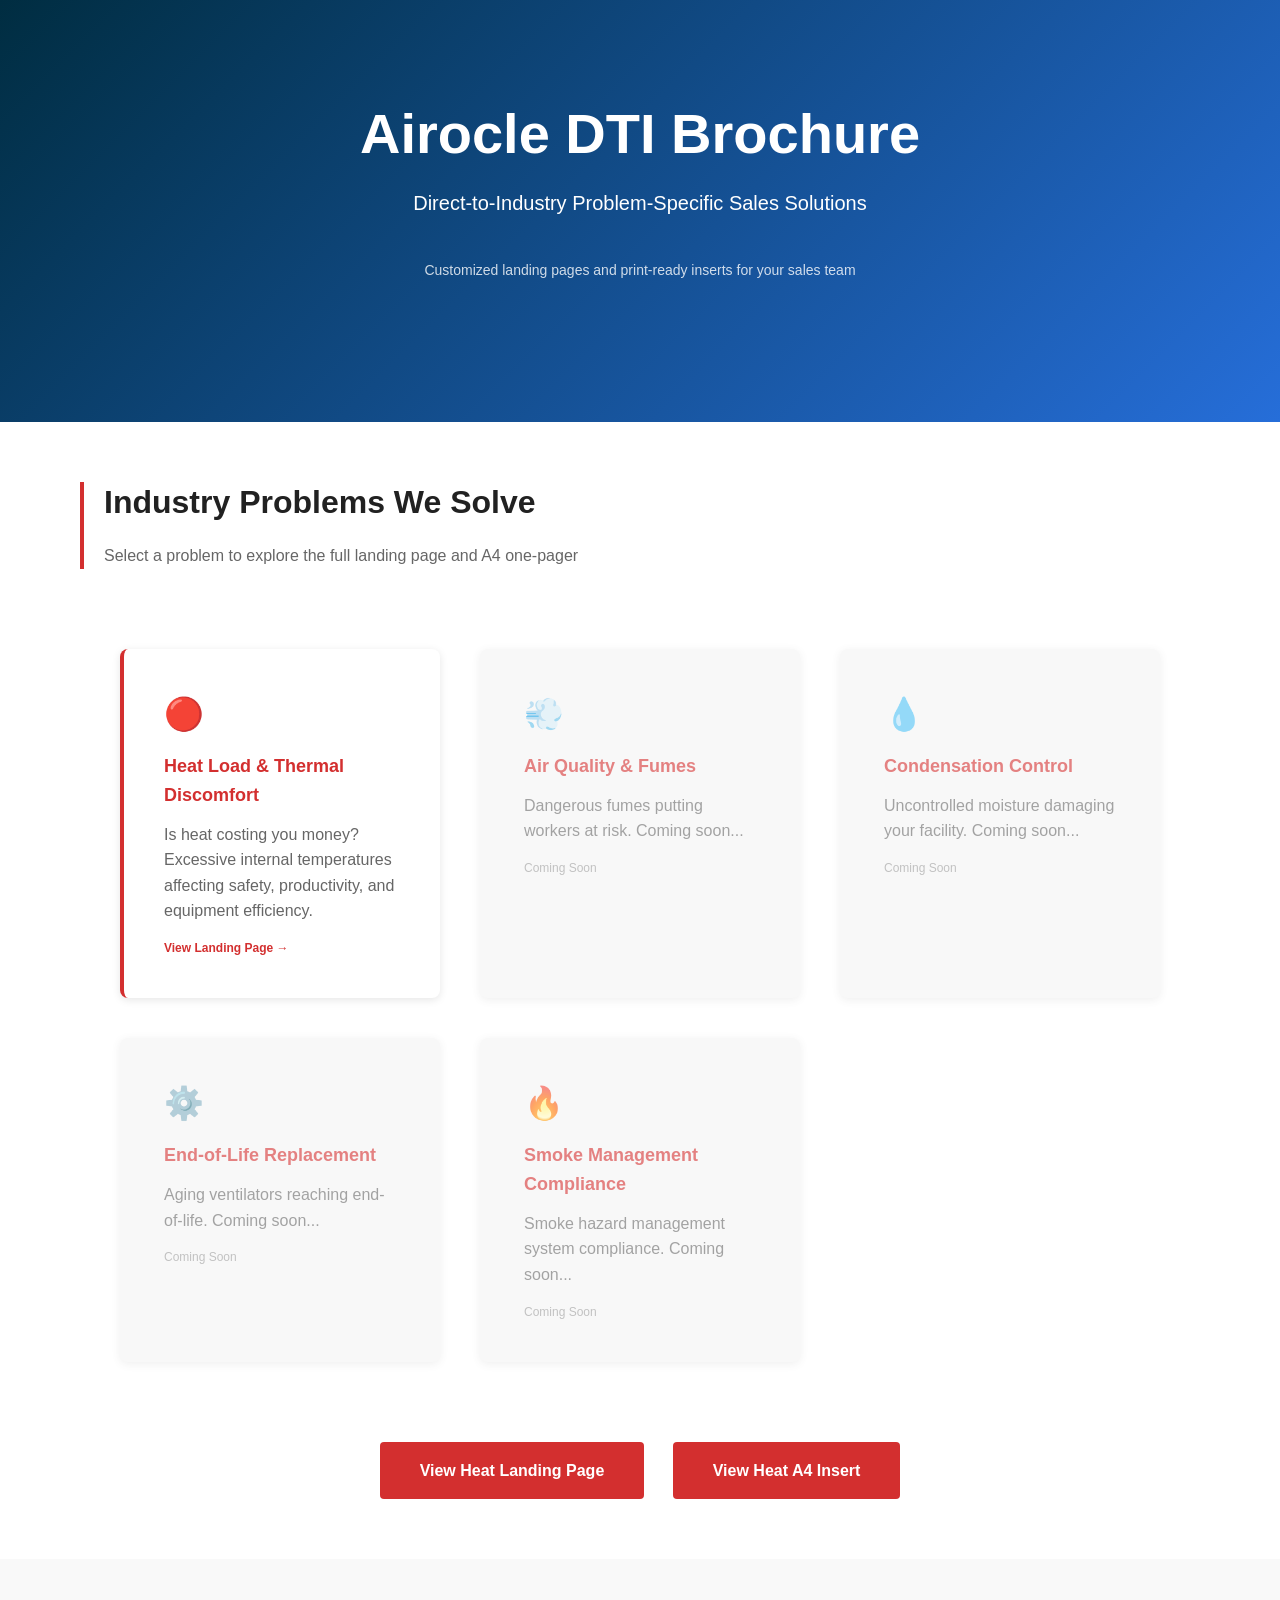
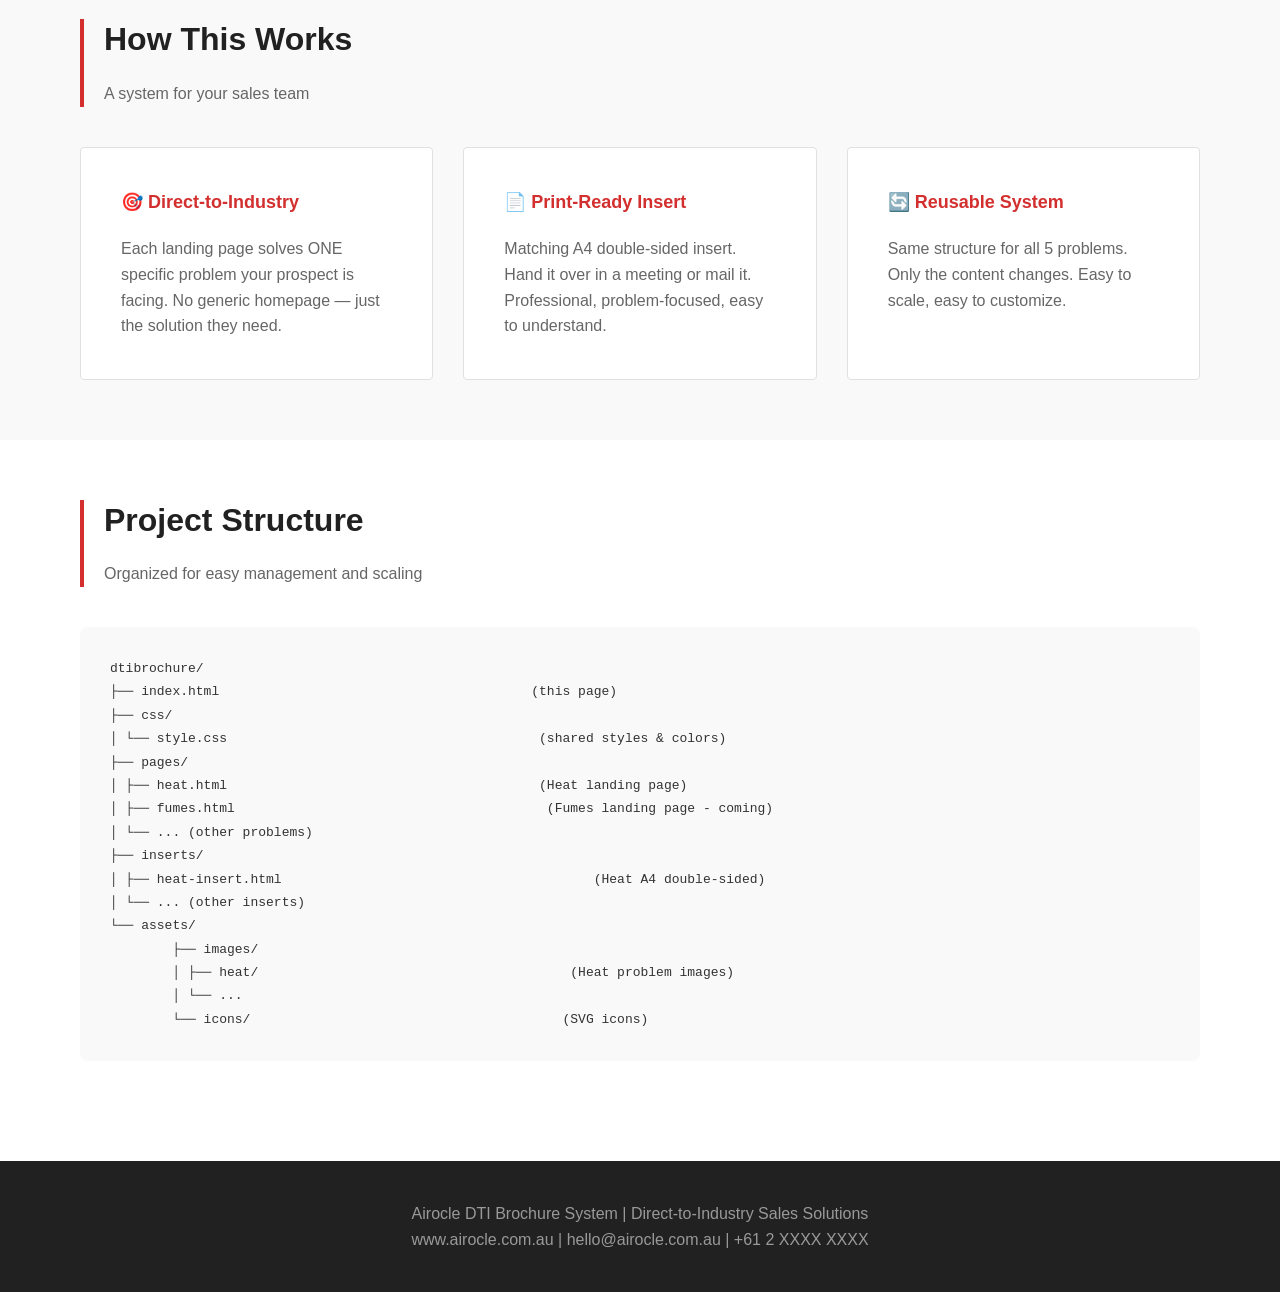
<file: index.html>
<!DOCTYPE html>
<html lang="en">
<head>
    <meta charset="UTF-8">
    <meta name="viewport" content="width=device-width, initial-scale=1.0">
    <title>Airocle DTI Brochure | Direct-to-Industry Solutions</title>
    <link rel="stylesheet" href="css/style.css">
    <style>
        .hero-home {
            background: linear-gradient(135deg, var(--color-navy) 0%, var(--color-sky-blue) 100%);
            color: white;
            padding: 100px var(--spacing-2xl);
            text-align: center;
        }

        .hero-home h1 {
            font-size: 56px;
            color: white;
            margin-bottom: var(--spacing-lg);
        }

        .hero-home p {
            font-size: 20px;
            margin-bottom: var(--spacing-2xl);
            max-width: 700px;
            margin-left: auto;
            margin-right: auto;
        }

        .problems-nav {
            display: grid;
            grid-template-columns: repeat(auto-fit, minmax(250px, 1fr));
            gap: var(--spacing-2xl);
            padding: var(--spacing-2xl);
        }

        .problem-link {
            background: white;
            padding: var(--spacing-2xl);
            border-radius: 8px;
            text-decoration: none;
            color: inherit;
            border-left: 4px solid transparent;
            transition: all 0.3s ease;
            box-shadow: 0 2px 8px rgba(0,0,0,0.1);
        }

        .problem-link:hover {
            transform: translateY(-5px);
            box-shadow: 0 8px 16px rgba(0,0,0,0.15);
        }

        .problem-link.heat {
            border-left-color: var(--color-heat);
        }

        .problem-link h3 {
            color: var(--color-heat);
            margin-bottom: var(--spacing-md);
        }

        .problem-link-icon {
            font-size: 32px;
            margin-bottom: var(--spacing-md);
        }

        .cta-group {
            margin-top: var(--spacing-2xl);
            text-align: center;
        }

        .cta-group a {
            display: inline-block;
            margin: 0 var(--spacing-md);
        }
    </style>
</head>
<body>

    <!-- ===== HERO ===== -->
    <section class="hero-home">
        <h1>Airocle DTI Brochure</h1>
        <p>Direct-to-Industry Problem-Specific Sales Solutions</p>
        <p style="font-size: 14px; opacity: 0.8;">Customized landing pages and print-ready inserts for your sales team</p>
    </section>

    <!-- ===== PROBLEMS NAVIGATION ===== -->
    <section class="light">
        <div class="container">
            <div class="section-header">
                <h2>Industry Problems We Solve</h2>
                <p>Select a problem to explore the full landing page and A4 one-pager</p>
            </div>

            <div class="problems-nav">
                <a href="pages/heat.html" class="problem-link heat">
                    <div class="problem-link-icon">🔴</div>
                    <h3>Heat Load & Thermal Discomfort</h3>
                    <p>Is heat costing you money? Excessive internal temperatures affecting safety, productivity, and equipment efficiency.</p>
                    <div style="margin-top: 15px; font-size: 12px; color: var(--color-heat); font-weight: bold;">View Landing Page →</div>
                </a>

                <div class="problem-link" style="opacity: 0.6; background: #f5f5f5;">
                    <div class="problem-link-icon">💨</div>
                    <h3>Air Quality & Fumes</h3>
                    <p>Dangerous fumes putting workers at risk. Coming soon...</p>
                    <div style="margin-top: 15px; font-size: 12px; color: #999;">Coming Soon</div>
                </div>

                <div class="problem-link" style="opacity: 0.6; background: #f5f5f5;">
                    <div class="problem-link-icon">💧</div>
                    <h3>Condensation Control</h3>
                    <p>Uncontrolled moisture damaging your facility. Coming soon...</p>
                    <div style="margin-top: 15px; font-size: 12px; color: #999;">Coming Soon</div>
                </div>

                <div class="problem-link" style="opacity: 0.6; background: #f5f5f5;">
                    <div class="problem-link-icon">⚙️</div>
                    <h3>End-of-Life Replacement</h3>
                    <p>Aging ventilators reaching end-of-life. Coming soon...</p>
                    <div style="margin-top: 15px; font-size: 12px; color: #999;">Coming Soon</div>
                </div>

                <div class="problem-link" style="opacity: 0.6; background: #f5f5f5;">
                    <div class="problem-link-icon">🔥</div>
                    <h3>Smoke Management Compliance</h3>
                    <p>Smoke hazard management system compliance. Coming soon...</p>
                    <div style="margin-top: 15px; font-size: 12px; color: #999;">Coming Soon</div>
                </div>
            </div>

            <div class="cta-group">
                <a href="pages/heat.html" class="btn btn-dark">View Heat Landing Page</a>
                <a href="inserts/heat-insert.html" class="btn btn-primary" style="background: var(--color-heat); color: white;">View Heat A4 Insert</a>
            </div>
        </div>
    </section>

    <!-- ===== ABOUT SECTION ===== -->
    <section class="grey">
        <div class="container">
            <div class="section-header">
                <h2>How This Works</h2>
                <p>A system for your sales team</p>
            </div>

            <div class="grid-3">
                <div class="card">
                    <h3>🎯 Direct-to-Industry</h3>
                    <p>Each landing page solves ONE specific problem your prospect is facing. No generic homepage — just the solution they need.</p>
                </div>

                <div class="card">
                    <h3>📄 Print-Ready Insert</h3>
                    <p>Matching A4 double-sided insert. Hand it over in a meeting or mail it. Professional, problem-focused, easy to understand.</p>
                </div>

                <div class="card">
                    <h3>🔄 Reusable System</h3>
                    <p>Same structure for all 5 problems. Only the content changes. Easy to scale, easy to customize.</p>
                </div>
            </div>
        </div>
    </section>

    <!-- ===== PROJECT STRUCTURE ===== -->
    <section class="light">
        <div class="container">
            <div class="section-header">
                <h2>Project Structure</h2>
                <p>Organized for easy management and scaling</p>
            </div>

            <div style="background: #f9f9f9; padding: 30px; border-radius: 8px; font-family: monospace; font-size: 13px; line-height: 1.8; color: #333;">
                dtibrochure/<br>
                ├── index.html &nbsp;&nbsp;&nbsp;&nbsp;&nbsp;&nbsp;&nbsp;&nbsp;&nbsp;&nbsp;&nbsp;&nbsp;&nbsp;&nbsp;&nbsp;&nbsp;&nbsp;&nbsp;&nbsp;&nbsp;&nbsp;&nbsp;&nbsp;&nbsp;&nbsp;&nbsp;&nbsp;&nbsp;&nbsp;&nbsp;&nbsp;&nbsp;&nbsp;&nbsp;&nbsp;&nbsp;&nbsp;&nbsp; (this page)<br>
                ├── css/<br>
                │   └── style.css &nbsp;&nbsp;&nbsp;&nbsp;&nbsp;&nbsp;&nbsp;&nbsp;&nbsp;&nbsp;&nbsp;&nbsp;&nbsp;&nbsp;&nbsp;&nbsp;&nbsp;&nbsp;&nbsp;&nbsp;&nbsp;&nbsp;&nbsp;&nbsp;&nbsp;&nbsp;&nbsp;&nbsp;&nbsp;&nbsp;&nbsp;&nbsp;&nbsp;&nbsp;&nbsp;&nbsp;&nbsp;&nbsp; (shared styles & colors)<br>
                ├── pages/<br>
                │   ├── heat.html &nbsp;&nbsp;&nbsp;&nbsp;&nbsp;&nbsp;&nbsp;&nbsp;&nbsp;&nbsp;&nbsp;&nbsp;&nbsp;&nbsp;&nbsp;&nbsp;&nbsp;&nbsp;&nbsp;&nbsp;&nbsp;&nbsp;&nbsp;&nbsp;&nbsp;&nbsp;&nbsp;&nbsp;&nbsp;&nbsp;&nbsp;&nbsp;&nbsp;&nbsp;&nbsp;&nbsp;&nbsp;&nbsp; (Heat landing page)<br>
                │   ├── fumes.html &nbsp;&nbsp;&nbsp;&nbsp;&nbsp;&nbsp;&nbsp;&nbsp;&nbsp;&nbsp;&nbsp;&nbsp;&nbsp;&nbsp;&nbsp;&nbsp;&nbsp;&nbsp;&nbsp;&nbsp;&nbsp;&nbsp;&nbsp;&nbsp;&nbsp;&nbsp;&nbsp;&nbsp;&nbsp;&nbsp;&nbsp;&nbsp;&nbsp;&nbsp;&nbsp;&nbsp;&nbsp;&nbsp; (Fumes landing page - coming)<br>
                │   └── ... (other problems)<br>
                ├── inserts/<br>
                │   ├── heat-insert.html &nbsp;&nbsp;&nbsp;&nbsp;&nbsp;&nbsp;&nbsp;&nbsp;&nbsp;&nbsp;&nbsp;&nbsp;&nbsp;&nbsp;&nbsp;&nbsp;&nbsp;&nbsp;&nbsp;&nbsp;&nbsp;&nbsp;&nbsp;&nbsp;&nbsp;&nbsp;&nbsp;&nbsp;&nbsp;&nbsp;&nbsp;&nbsp;&nbsp;&nbsp;&nbsp;&nbsp;&nbsp;&nbsp; (Heat A4 double-sided)<br>
                │   └── ... (other inserts)<br>
                └── assets/<br>
                &nbsp;&nbsp;&nbsp;&nbsp;&nbsp;&nbsp;&nbsp;&nbsp;├── images/<br>
                &nbsp;&nbsp;&nbsp;&nbsp;&nbsp;&nbsp;&nbsp;&nbsp;│   ├── heat/ &nbsp;&nbsp;&nbsp;&nbsp;&nbsp;&nbsp;&nbsp;&nbsp;&nbsp;&nbsp;&nbsp;&nbsp;&nbsp;&nbsp;&nbsp;&nbsp;&nbsp;&nbsp;&nbsp;&nbsp;&nbsp;&nbsp;&nbsp;&nbsp;&nbsp;&nbsp;&nbsp;&nbsp;&nbsp;&nbsp;&nbsp;&nbsp;&nbsp;&nbsp;&nbsp;&nbsp;&nbsp;&nbsp; (Heat problem images)<br>
                &nbsp;&nbsp;&nbsp;&nbsp;&nbsp;&nbsp;&nbsp;&nbsp;│   └── ...<br>
                &nbsp;&nbsp;&nbsp;&nbsp;&nbsp;&nbsp;&nbsp;&nbsp;└── icons/ &nbsp;&nbsp;&nbsp;&nbsp;&nbsp;&nbsp;&nbsp;&nbsp;&nbsp;&nbsp;&nbsp;&nbsp;&nbsp;&nbsp;&nbsp;&nbsp;&nbsp;&nbsp;&nbsp;&nbsp;&nbsp;&nbsp;&nbsp;&nbsp;&nbsp;&nbsp;&nbsp;&nbsp;&nbsp;&nbsp;&nbsp;&nbsp;&nbsp;&nbsp;&nbsp;&nbsp;&nbsp;&nbsp; (SVG icons)<br>
            </div>
        </div>
    </section>

    <!-- ===== FOOTER ===== -->
    <footer>
        <p>Airocle DTI Brochure System | Direct-to-Industry Sales Solutions</p>
        <p>www.airocle.com.au | hello@airocle.com.au | +61 2 XXXX XXXX</p>
    </footer>

</body>
</html>
</file>
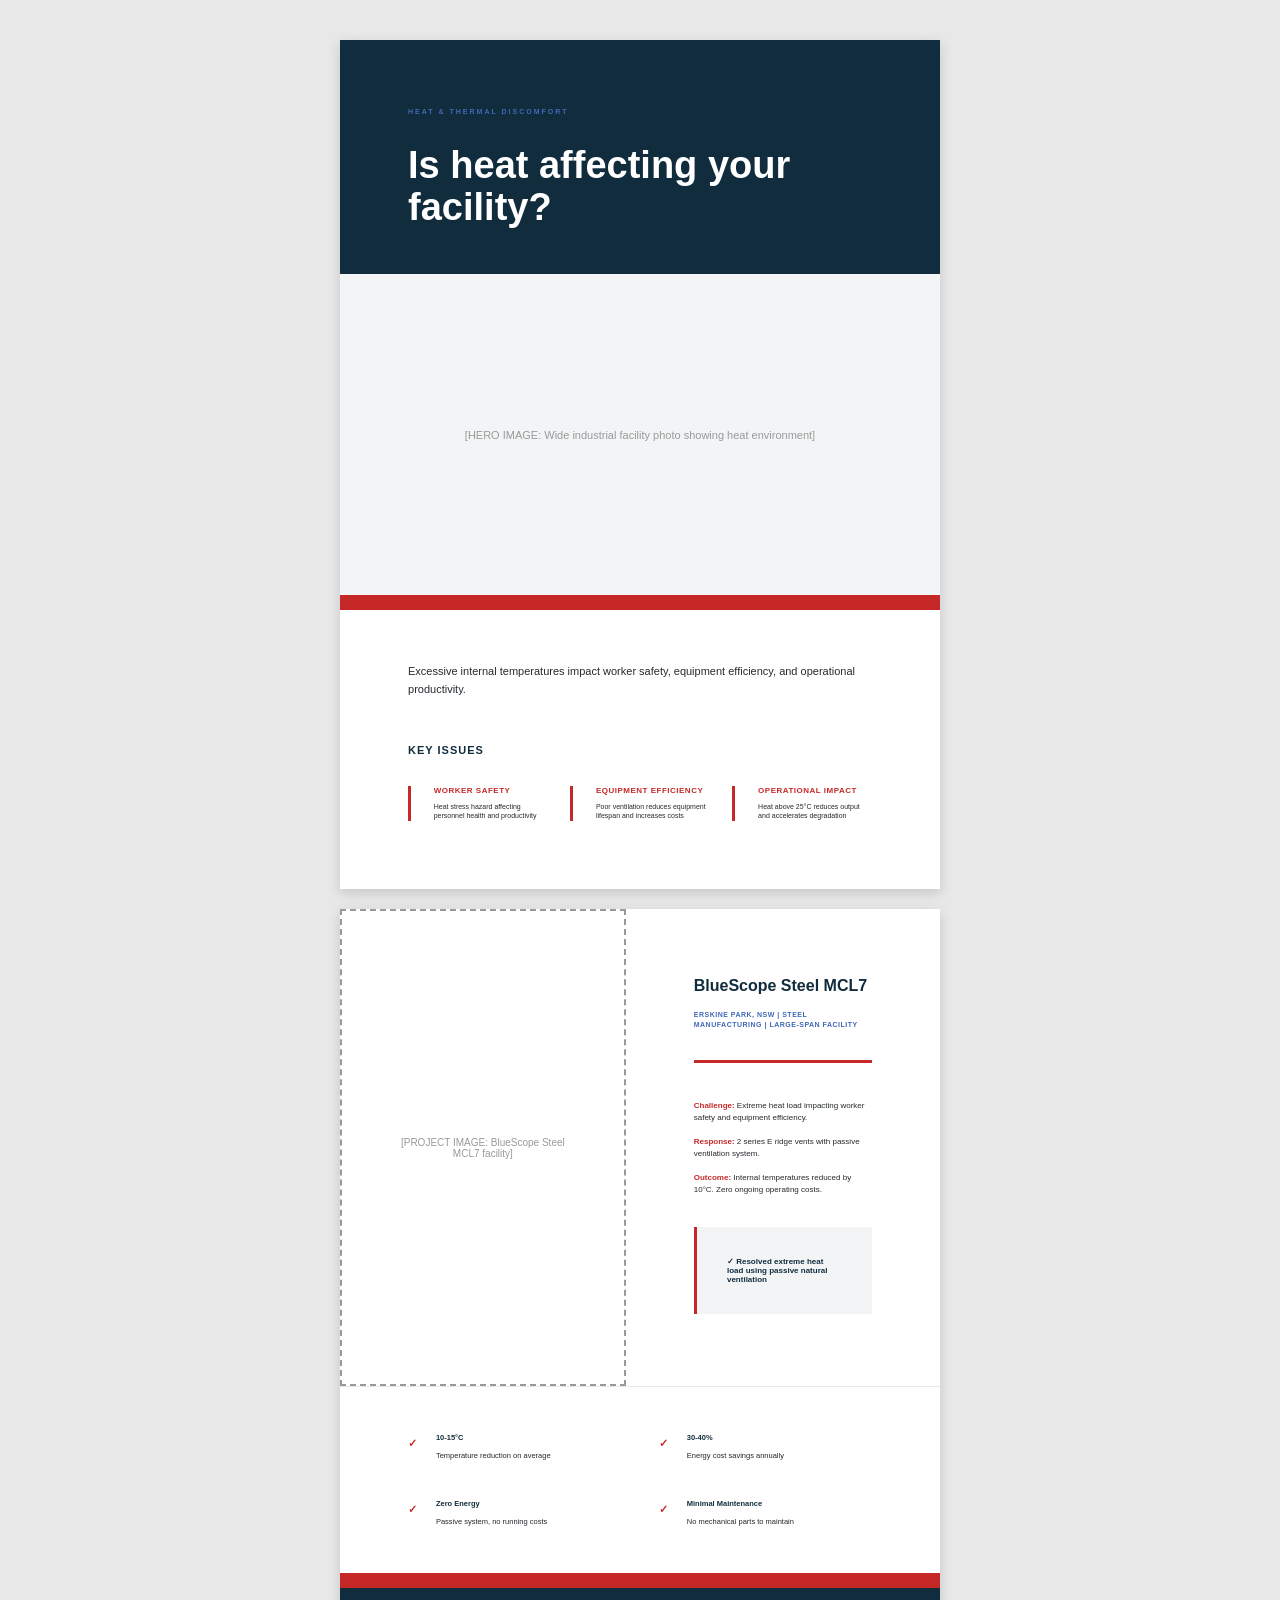
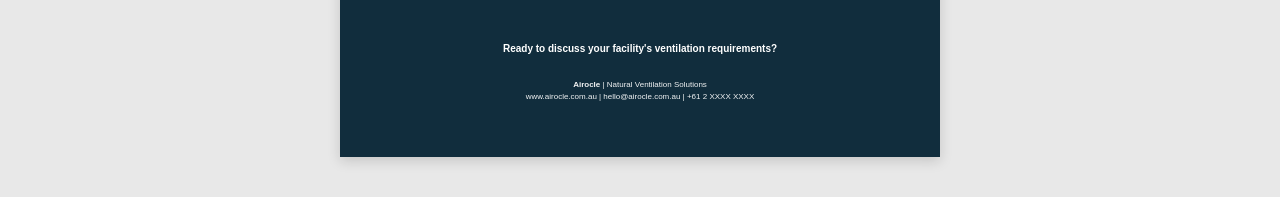
<file: inserts/heat-insert-premium.html>
<!DOCTYPE html>
<html lang="en">
<head>
    <meta charset="UTF-8">
    <meta name="viewport" content="width=device-width, initial-scale=1.0">
    <title>Heat A4 Insert - Premium Design</title>
    <style>
        * {
            margin: 0;
            padding: 0;
            box-sizing: border-box;
        }

        body {
            background: #e8e8e8;
            padding: 20px;
            font-family: -apple-system, BlinkMacSystemFont, 'Segoe UI', Roboto, sans-serif;
        }

        .page {
            aspect-ratio: 210 / 297;
            width: 90%;
            max-width: 600px;
            background: white;
            margin: 20px auto;
            box-shadow: 0 4px 12px rgba(0,0,0,0.15);
            page-break-after: always;
            position: relative;
            overflow: hidden;
        }

        /* ===== FRONT PAGE ===== */
        .front {
            display: flex;
            flex-direction: column;
            height: 100%;
            background: white;
            position: relative;
        }

        /* Top color block */
        .front-header-block {
            background: #112D3D;
            color: white;
            padding: 18mm 18mm 12mm 18mm;
            position: relative;
        }

        .theme-label {
            font-size: 7px;
            color: #4168B7;
            font-weight: 700;
            letter-spacing: 2px;
            text-transform: uppercase;
            margin-bottom: 8mm;
        }

        .headline {
            font-size: 38px;
            font-weight: 700;
            color: white;
            line-height: 1.1;
            margin-bottom: 0;
        }

        /* Hero image area - large */
        .hero-image {
            width: 100%;
            flex: 1;
            background: #F2F4F6;
            border: 2px dashed #999;
            display: flex;
            align-items: center;
            justify-content: center;
            color: #999;
            font-size: 11px;
            text-align: center;
            padding: 15mm;
            border-radius: 0;
            border: none;
        }

        /* Bottom section with accent bar */
        .front-bottom {
            background: white;
            padding: 14mm 18mm 18mm 18mm;
            border-top: 4mm solid #C62828;
            position: relative;
        }

        .intro-line {
            font-size: 11px;
            color: #252B30;
            margin-bottom: 12mm;
            line-height: 1.6;
            font-weight: 500;
        }

        .problems-section h2 {
            font-size: 11px;
            color: #112D3D;
            font-weight: 700;
            text-transform: uppercase;
            letter-spacing: 1px;
            margin-bottom: 8mm;
        }

        .problems-grid {
            display: grid;
            grid-template-columns: 1fr 1fr 1fr;
            gap: 6mm;
        }

        .problem-point {
            border-left: 3px solid #C62828;
            padding-left: 6mm;
        }

        .problem-point h4 {
            font-size: 8px;
            color: #C62828;
            font-weight: 700;
            margin-bottom: 2mm;
            text-transform: uppercase;
            letter-spacing: 0.5px;
        }

        .problem-point p {
            font-size: 7px;
            color: #252B30;
            line-height: 1.3;
        }

        /* ===== BACK PAGE ===== */
        .back {
            display: flex;
            flex-direction: column;
            height: 100%;
            background: white;
        }

        /* Featured Project - DOMINANT */
        .featured-project-wrapper {
            background: #F2F4F6;
            flex: 1;
            display: grid;
            grid-template-columns: 1fr 1.1fr;
            gap: 0;
            align-items: stretch;
        }

        .project-image {
            background: white;
            border: 2px dashed #999;
            display: flex;
            align-items: center;
            justify-content: center;
            color: #999;
            font-size: 10px;
            text-align: center;
            padding: 15mm;
        }

        .project-content {
            padding: 18mm;
            display: flex;
            flex-direction: column;
            justify-content: flex-start;
            background: white;
            position: relative;
        }

        .project-header {
            border-bottom: 3px solid #C62828;
            padding-bottom: 8mm;
            margin-bottom: 10mm;
        }

        .project-header h3 {
            font-size: 16px;
            color: #112D3D;
            font-weight: 700;
            margin-bottom: 4mm;
        }

        .project-meta {
            font-size: 7px;
            color: #4168B7;
            font-weight: 700;
            text-transform: uppercase;
            letter-spacing: 0.5px;
            line-height: 1.4;
        }

        .project-story {
            font-size: 8px;
            color: #252B30;
            line-height: 1.5;
        }

        .project-story strong {
            color: #C62828;
            font-weight: 700;
        }

        .project-result {
            font-size: 8px;
            color: #112D3D;
            font-weight: 600;
            margin-top: 8mm;
            padding: 8mm;
            border-left: 3px solid #C62828;
            background: #F2F4F6;
        }

        /* Benefits at bottom */
        .benefits-footer {
            background: white;
            padding: 12mm 18mm;
            border-top: 1px solid #E8E8E8;
            display: grid;
            grid-template-columns: 1fr 1fr;
            gap: 10mm;
        }

        .benefit {
            display: flex;
            gap: 5mm;
            align-items: flex-start;
        }

        .benefit-check {
            color: #C62828;
            font-weight: 700;
            font-size: 11px;
            flex-shrink: 0;
            margin-top: 1mm;
        }

        .benefit-text {
            font-size: 7.5px;
            color: #252B30;
            line-height: 1.4;
        }

        .benefit-text strong {
            color: #112D3D;
            font-weight: 700;
            display: block;
            margin-bottom: 2mm;
        }

        /* CTA Section */
        .cta-footer {
            background: #112D3D;
            color: white;
            padding: 14mm 18mm;
            text-align: center;
            border-top: 4mm solid #C62828;
        }

        .cta-text {
            font-size: 10px;
            margin-bottom: 6mm;
            line-height: 1.5;
            font-weight: 600;
        }

        .contact-details {
            font-size: 8px;
            line-height: 1.6;
            opacity: 0.95;
        }

        @media print {
            body {
                background: white;
                padding: 0;
            }
            .page {
                margin: 0;
                box-shadow: none;
            }
        }
    </style>
</head>
<body>

    <!-- ===== FRONT PAGE ===== -->
    <div class="page front">
        <div class="front-header-block">
            <div class="theme-label">Heat & Thermal Discomfort</div>
            <h1 class="headline">Is heat affecting your facility?</h1>
        </div>

        <div class="hero-image">
            [HERO IMAGE: Wide industrial facility photo showing heat environment]
        </div>

        <div class="front-bottom">
            <p class="intro-line">Excessive internal temperatures impact worker safety, equipment efficiency, and operational productivity.</p>

            <div class="problems-section">
                <h2>Key Issues</h2>
                <div class="problems-grid">
                    <div class="problem-point">
                        <h4>Worker Safety</h4>
                        <p>Heat stress hazard affecting personnel health and productivity</p>
                    </div>
                    <div class="problem-point">
                        <h4>Equipment Efficiency</h4>
                        <p>Poor ventilation reduces equipment lifespan and increases costs</p>
                    </div>
                    <div class="problem-point">
                        <h4>Operational Impact</h4>
                        <p>Heat above 25°C reduces output and accelerates degradation</p>
                    </div>
                </div>
            </div>
        </div>
    </div>

    <!-- ===== BACK PAGE ===== -->
    <div class="page back">
        <div class="featured-project-wrapper">
            <div class="project-image">
                [PROJECT IMAGE: BlueScope Steel MCL7 facility]
            </div>
            <div class="project-content">
                <div class="project-header">
                    <h3>BlueScope Steel MCL7</h3>
                    <div class="project-meta">Erskine Park, NSW | Steel Manufacturing | Large-span facility</div>
                </div>

                <div class="project-story">
                    <strong>Challenge:</strong> Extreme heat load impacting worker safety and equipment efficiency.
                    <br><br>
                    <strong>Response:</strong> 2 series E ridge vents with passive ventilation system.
                    <br><br>
                    <strong>Outcome:</strong> Internal temperatures reduced by 10°C. Zero ongoing operating costs.
                </div>

                <div class="project-result">
                    ✓ Resolved extreme heat load using passive natural ventilation
                </div>
            </div>
        </div>

        <div class="benefits-footer">
            <div class="benefit">
                <div class="benefit-check">✓</div>
                <div class="benefit-text">
                    <strong>10-15°C</strong>
                    Temperature reduction on average
                </div>
            </div>
            <div class="benefit">
                <div class="benefit-check">✓</div>
                <div class="benefit-text">
                    <strong>30-40%</strong>
                    Energy cost savings annually
                </div>
            </div>
            <div class="benefit">
                <div class="benefit-check">✓</div>
                <div class="benefit-text">
                    <strong>Zero Energy</strong>
                    Passive system, no running costs
                </div>
            </div>
            <div class="benefit">
                <div class="benefit-check">✓</div>
                <div class="benefit-text">
                    <strong>Minimal Maintenance</strong>
                    No mechanical parts to maintain
                </div>
            </div>
        </div>

        <div class="cta-footer">
            <div class="cta-text">Ready to discuss your facility's ventilation requirements?</div>
            <div class="contact-details">
                <strong>Airocle</strong> | Natural Ventilation Solutions<br>
                www.airocle.com.au | hello@airocle.com.au | +61 2 XXXX XXXX
            </div>
        </div>
    </div>

</body>
</html>
</file>
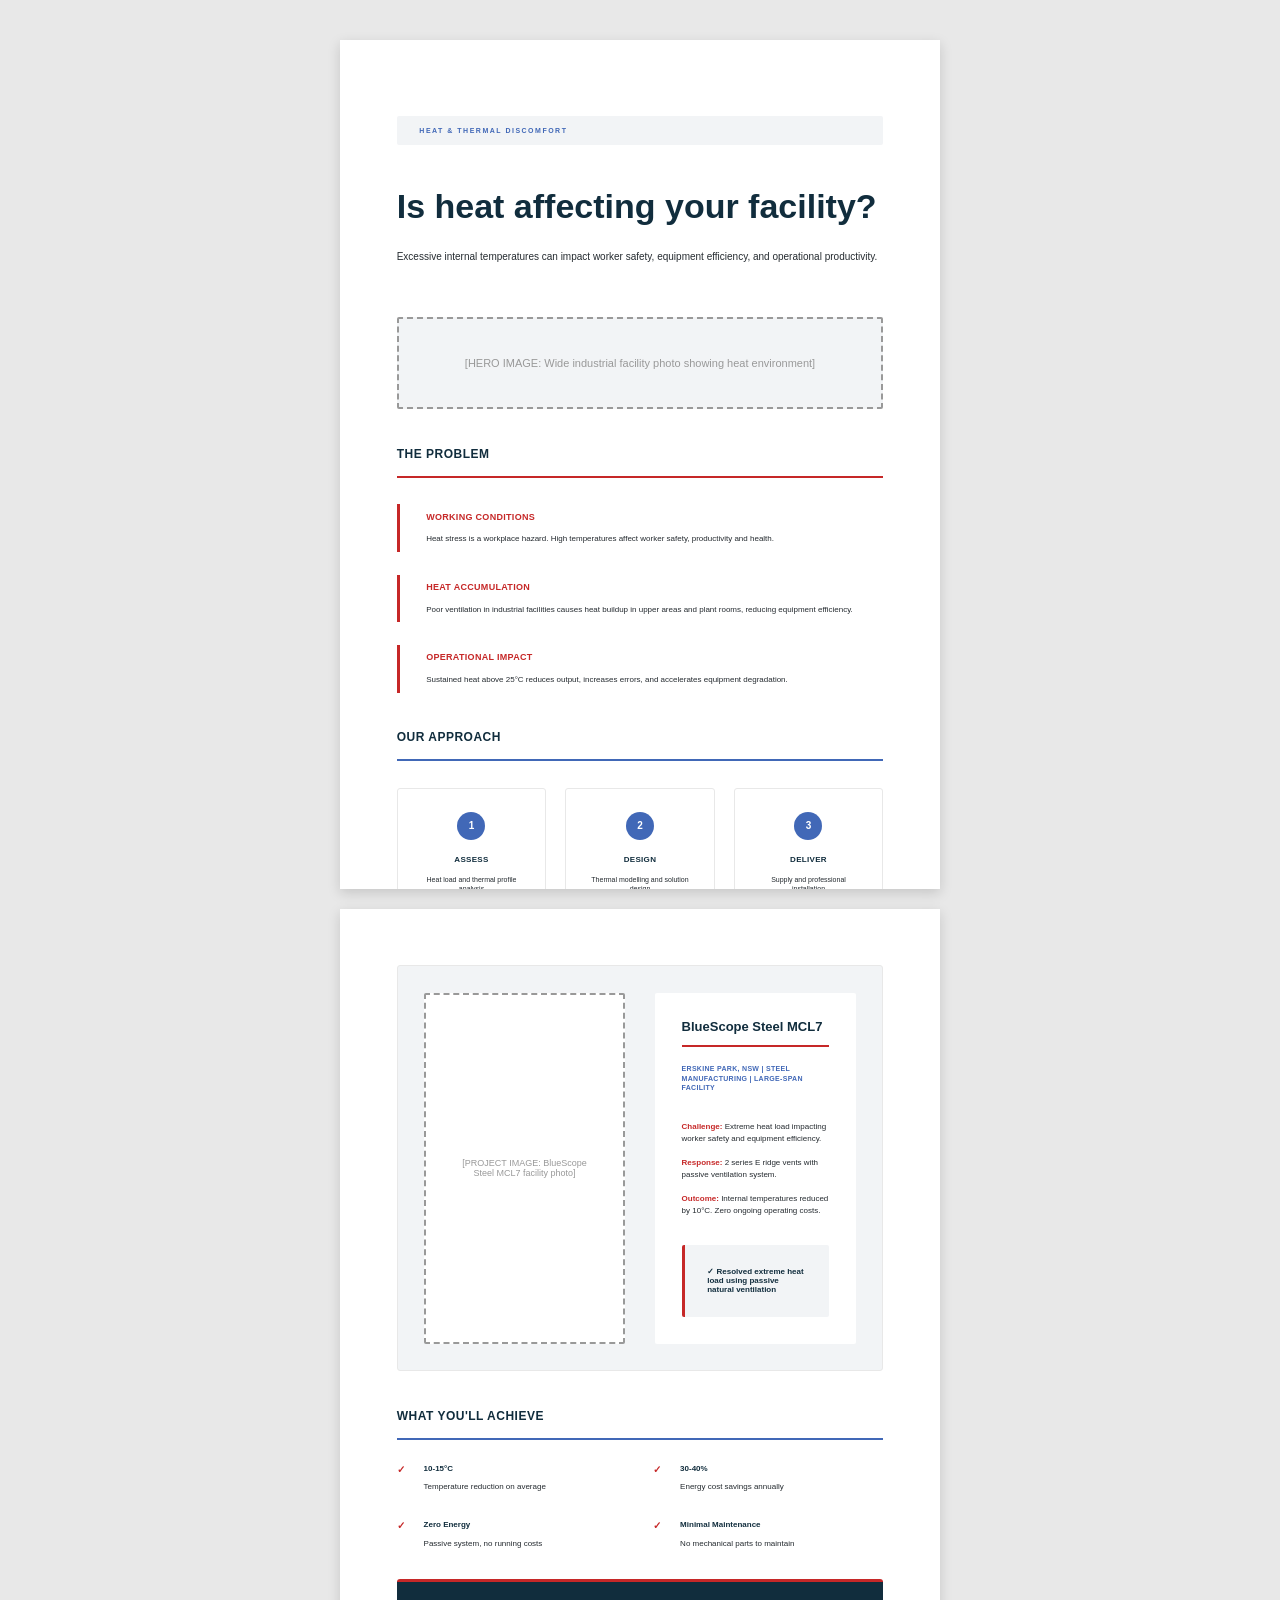
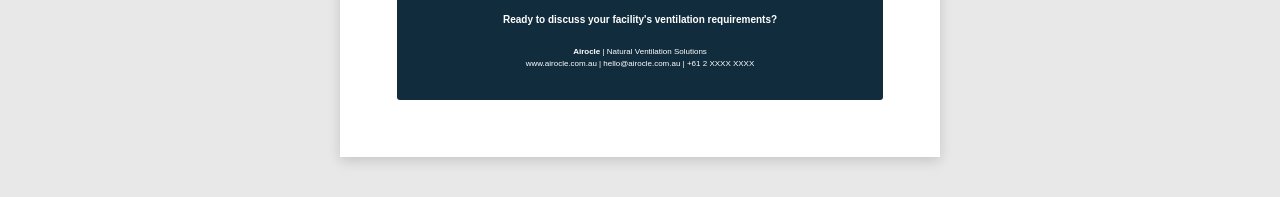
<file: inserts/heat-insert-wireframe.html>
<!DOCTYPE html>
<html lang="en">
<head>
    <meta charset="UTF-8">
    <meta name="viewport" content="width=device-width, initial-scale=1.0">
    <title>Heat A4 Insert - Design Wireframe</title>
    <style>
        * {
            margin: 0;
            padding: 0;
            box-sizing: border-box;
        }

        body {
            background: #e8e8e8;
            padding: 20px;
            font-family: -apple-system, BlinkMacSystemFont, 'Segoe UI', Roboto, sans-serif;
        }

        .page {
            aspect-ratio: 210 / 297;
            width: 90%;
            max-width: 600px;
            background: white;
            margin: 20px auto;
            box-shadow: 0 4px 12px rgba(0,0,0,0.15);
            page-break-after: always;
            position: relative;
            overflow: hidden;
        }

        /* FRONT PAGE */
        .front {
            display: flex;
            flex-direction: column;
            height: 100%;
            padding: 20mm 15mm;
            background: white;
        }

        .theme-label {
            font-size: 7px;
            color: #4168B7;
            font-weight: 700;
            letter-spacing: 1.5px;
            text-transform: uppercase;
            margin-bottom: 6mm;
            display: inline-block;
            padding: 3mm 6mm;
            background: #F2F4F6;
            border-radius: 2px;
        }

        .headline {
            font-size: 34px;
            font-weight: 700;
            color: #112D3D;
            line-height: 1.15;
            margin-bottom: 6mm;
            margin-top: 5mm;
        }

        .intro-line {
            font-size: 10px;
            color: #252B30;
            margin-bottom: 14mm;
            line-height: 1.6;
            font-weight: 400;
        }

        .hero-image {
            width: 100%;
            height: 80mm;
            background: #F2F4F6;
            border: 2px dashed #999;
            display: flex;
            align-items: center;
            justify-content: center;
            color: #999;
            font-size: 11px;
            margin-bottom: 10mm;
            border-radius: 2px;
            text-align: center;
            padding: 10mm;
        }

        .problems-section {
            margin-bottom: 10mm;
        }

        .problems-title {
            font-size: 12px;
            color: #112D3D;
            font-weight: 700;
            margin-bottom: 7mm;
            border-bottom: 2px solid #C62828;
            padding-bottom: 4mm;
            text-transform: uppercase;
            letter-spacing: 0.5px;
        }

        .problems-grid {
            display: grid;
            grid-template-columns: 1fr;
            gap: 6mm;
        }

        .problem-point {
            border-left: 3px solid #C62828;
            padding-left: 7mm;
            padding-top: 2mm;
            padding-bottom: 2mm;
        }

        .problem-point h4 {
            font-size: 9px;
            color: #C62828;
            font-weight: 700;
            margin-bottom: 3mm;
            text-transform: uppercase;
            letter-spacing: 0.3px;
        }

        .problem-point p {
            font-size: 8px;
            color: #252B30;
            line-height: 1.4;
            font-weight: 400;
        }

        .approach-section {
            margin-top: auto;
        }

        .approach-title {
            font-size: 12px;
            color: #112D3D;
            font-weight: 700;
            margin-bottom: 7mm;
            border-bottom: 2px solid #4168B7;
            padding-bottom: 4mm;
            text-transform: uppercase;
            letter-spacing: 0.5px;
        }

        .steps {
            display: grid;
            grid-template-columns: 1fr 1fr 1fr;
            gap: 5mm;
        }

        .step {
            background: white;
            padding: 6mm;
            border: 1px solid #E8E8E8;
            border-radius: 3px;
            text-align: center;
            transition: all 0.2s;
        }

        .step-number {
            width: 28px;
            height: 28px;
            background: #4168B7;
            color: white;
            border-radius: 50%;
            display: flex;
            align-items: center;
            justify-content: center;
            font-size: 10px;
            font-weight: bold;
            margin: 0 auto 4mm;
        }

        .step h5 {
            font-size: 8px;
            color: #112D3D;
            font-weight: 700;
            margin-bottom: 3mm;
            text-transform: uppercase;
            letter-spacing: 0.3px;
        }

        .step p {
            font-size: 7px;
            color: #252B30;
            line-height: 1.3;
        }

        /* BACK PAGE */
        .back {
            display: flex;
            flex-direction: column;
            height: 100%;
            padding: 15mm;
            background: white;
            justify-content: space-between;
        }

        .featured-project {
            display: grid;
            grid-template-columns: 1fr 1fr;
            gap: 8mm;
            margin-bottom: 10mm;
            background: #F2F4F6;
            border: 1px solid #E8E8E8;
            padding: 7mm;
            min-height: 90mm;
            flex: 1;
            border-radius: 3px;
        }

        .project-image {
            width: 100%;
            height: 100%;
            min-height: 80mm;
            background: white;
            border: 2px dashed #999;
            display: flex;
            align-items: center;
            justify-content: center;
            color: #999;
            font-size: 9px;
            text-align: center;
            padding: 8mm;
            border-radius: 2px;
        }

        .project-content {
            padding: 7mm;
            display: flex;
            flex-direction: column;
            justify-content: space-between;
            background: white;
            border-radius: 2px;
        }

        .project-header h3 {
            font-size: 13px;
            color: #112D3D;
            font-weight: 700;
            margin-bottom: 3mm;
            border-bottom: 2px solid #C62828;
            padding-bottom: 3mm;
        }

        .project-meta {
            font-size: 7px;
            color: #4168B7;
            margin-bottom: 6mm;
            line-height: 1.4;
            font-weight: 600;
            text-transform: uppercase;
            letter-spacing: 0.3px;
        }

        .project-story {
            font-size: 8px;
            color: #252B30;
            line-height: 1.5;
            margin-bottom: 6mm;
        }

        .project-story strong {
            color: #C62828;
            font-weight: 700;
        }

        .project-result {
            font-size: 8px;
            color: #112D3D;
            font-weight: 600;
            padding: 6mm;
            background: #F2F4F6;
            border-left: 3px solid #C62828;
            border-radius: 2px;
        }

        .benefits-section {
            margin-bottom: 8mm;
        }

        .benefits-title {
            font-size: 12px;
            color: #112D3D;
            font-weight: 700;
            margin-bottom: 6mm;
            border-bottom: 2px solid #4168B7;
            padding-bottom: 4mm;
            text-transform: uppercase;
            letter-spacing: 0.5px;
        }

        .benefits-grid {
            display: grid;
            grid-template-columns: 1fr 1fr;
            gap: 7mm;
        }

        .benefit {
            display: flex;
            gap: 5mm;
            font-size: 8px;
            line-height: 1.4;
        }

        .benefit-check {
            color: #C62828;
            font-weight: bold;
            flex-shrink: 0;
            font-size: 10px;
        }

        .benefit-text {
            color: #252B30;
        }

        .benefit-text strong {
            color: #112D3D;
            display: block;
            margin-bottom: 2mm;
            font-weight: 700;
        }

        .cta-section {
            background: #112D3D;
            color: white;
            padding: 8mm;
            border-radius: 3px;
            text-align: center;
            margin-top: auto;
            border-top: 3px solid #C62828;
        }

        .cta-text {
            font-size: 10px;
            margin-bottom: 5mm;
            line-height: 1.5;
            font-weight: 600;
        }

        .contact-details {
            font-size: 8px;
            line-height: 1.5;
            font-weight: 400;
        }

        /* WIREFRAME LABELS */
        .wireframe-label {
            font-size: 7px;
            color: #999;
            font-style: italic;
            background: #f9f9f9;
            padding: 2mm;
            border-radius: 1px;
        }

        @media print {
            body {
                background: white;
                padding: 0;
            }
            .page {
                margin: 0;
                box-shadow: none;
            }
        }
    </style>
</head>
<body>

    <!-- ===== FRONT PAGE ===== -->
    <div class="page front">
        <div class="theme-label">Heat & Thermal Discomfort</div>

        <h1 class="headline">Is heat affecting your facility?</h1>

        <p class="intro-line">Excessive internal temperatures can impact worker safety, equipment efficiency, and operational productivity.</p>

        <div class="hero-image">
            [HERO IMAGE: Wide industrial facility photo showing heat environment]
        </div>

        <div class="problems-section">
            <div class="problems-title">The Problem</div>
            <div class="problems-grid">
                <div class="problem-point">
                    <h4>Working Conditions</h4>
                    <p>Heat stress is a workplace hazard. High temperatures affect worker safety, productivity and health.</p>
                </div>
                <div class="problem-point">
                    <h4>Heat Accumulation</h4>
                    <p>Poor ventilation in industrial facilities causes heat buildup in upper areas and plant rooms, reducing equipment efficiency.</p>
                </div>
                <div class="problem-point">
                    <h4>Operational Impact</h4>
                    <p>Sustained heat above 25°C reduces output, increases errors, and accelerates equipment degradation.</p>
                </div>
            </div>
        </div>

        <div class="approach-section">
            <div class="approach-title">Our Approach</div>
            <div class="steps">
                <div class="step">
                    <div class="step-number">1</div>
                    <h5>Assess</h5>
                    <p>Heat load and thermal profile analysis</p>
                </div>
                <div class="step">
                    <div class="step-number">2</div>
                    <h5>Design</h5>
                    <p>Thermal modelling and solution design</p>
                </div>
                <div class="step">
                    <div class="step-number">3</div>
                    <h5>Deliver</h5>
                    <p>Supply and professional installation</p>
                </div>
            </div>
        </div>
    </div>

    <!-- ===== BACK PAGE ===== -->
    <div class="page back">
        <div class="featured-project">
            <div class="project-image">
                [PROJECT IMAGE: BlueScope Steel MCL7 facility photo]
            </div>
            <div class="project-content">
                <div class="project-header">
                    <h3>BlueScope Steel MCL7</h3>
                </div>
                <div class="project-meta">
                    Erskine Park, NSW | Steel Manufacturing | Large-span facility
                </div>
                <div class="project-story">
                    <strong>Challenge:</strong> Extreme heat load impacting worker safety and equipment efficiency.
                    <br><br>
                    <strong>Response:</strong> 2 series E ridge vents with passive ventilation system.
                    <br><br>
                    <strong>Outcome:</strong> Internal temperatures reduced by 10°C. Zero ongoing operating costs.
                </div>
                <div class="project-result">
                    ✓ Resolved extreme heat load using passive natural ventilation
                </div>
            </div>
        </div>

        <div class="benefits-section">
            <div class="benefits-title">What You'll Achieve</div>
            <div class="benefits-grid">
                <div class="benefit">
                    <div class="benefit-check">✓</div>
                    <div class="benefit-text"><strong>10-15°C</strong> Temperature reduction on average</div>
                </div>
                <div class="benefit">
                    <div class="benefit-check">✓</div>
                    <div class="benefit-text"><strong>30-40%</strong> Energy cost savings annually</div>
                </div>
                <div class="benefit">
                    <div class="benefit-check">✓</div>
                    <div class="benefit-text"><strong>Zero Energy</strong> Passive system, no running costs</div>
                </div>
                <div class="benefit">
                    <div class="benefit-check">✓</div>
                    <div class="benefit-text"><strong>Minimal Maintenance</strong> No mechanical parts to maintain</div>
                </div>
            </div>
        </div>

        <div class="cta-section">
            <div class="cta-text">Ready to discuss your facility's ventilation requirements?</div>
            <div class="contact-details">
                <strong>Airocle</strong> | Natural Ventilation Solutions<br>
                www.airocle.com.au | hello@airocle.com.au | +61 2 XXXX XXXX
            </div>
        </div>
    </div>

</body>
</html>
</file>
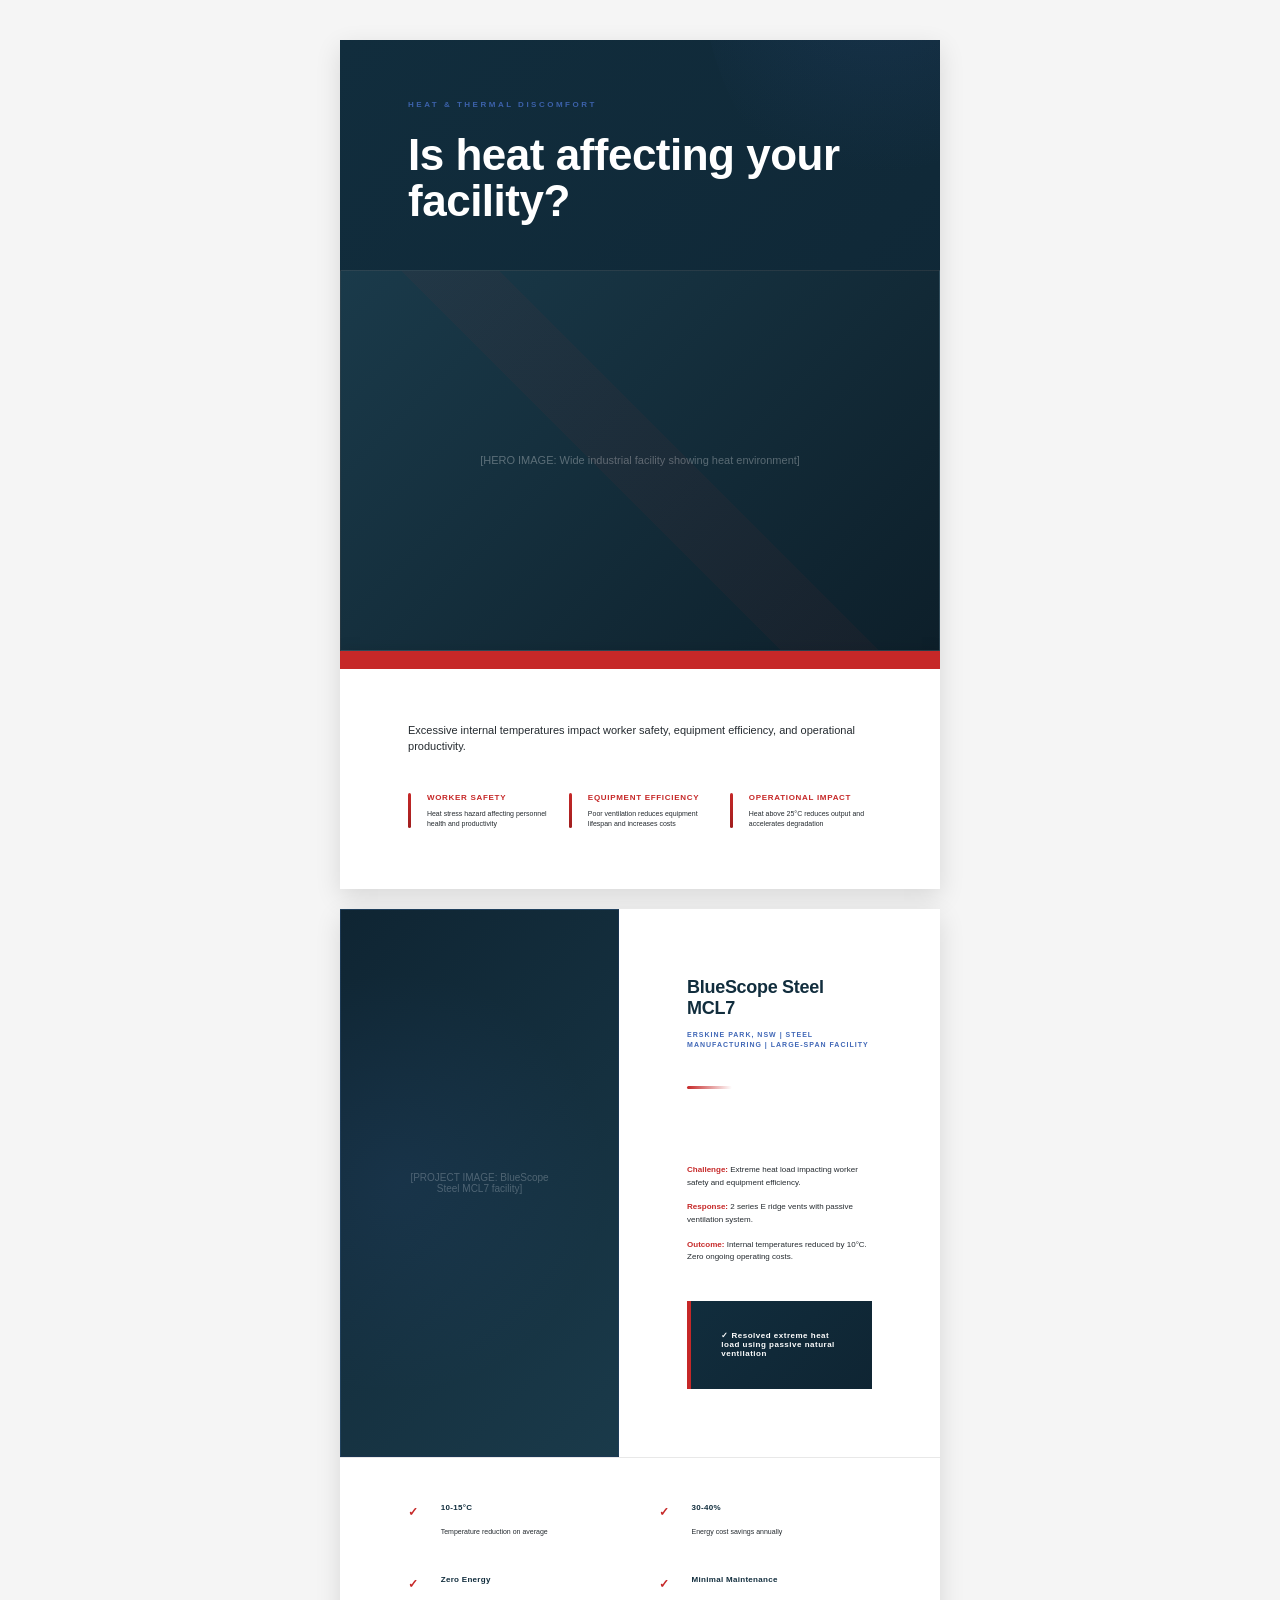
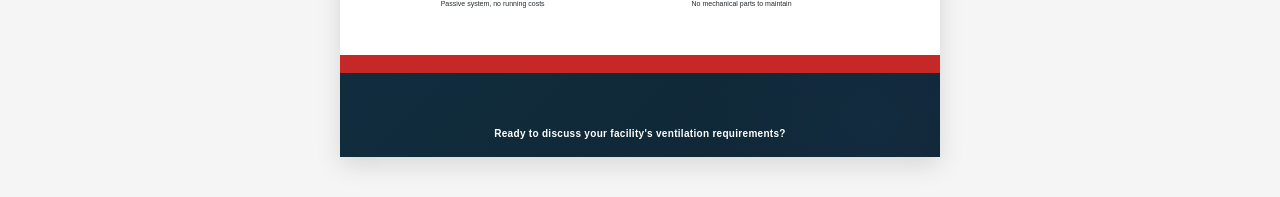
<file: inserts/heat-insert.html>
<!DOCTYPE html>
<html lang="en">
<head>
    <meta charset="UTF-8">
    <meta name="viewport" content="width=device-width, initial-scale=1.0">
    <title>Heat A4 Insert - Designed</title>
    <style>
        * {
            margin: 0;
            padding: 0;
            box-sizing: border-box;
        }

        body {
            background: #f5f5f5;
            padding: 20px;
            font-family: -apple-system, BlinkMacSystemFont, 'Segoe UI', Roboto, 'Helvetica Neue', sans-serif;
        }

        .page {
            aspect-ratio: 210 / 297;
            width: 90%;
            max-width: 600px;
            background: white;
            margin: 20px auto;
            box-shadow: 0 8px 24px rgba(0,0,0,0.12);
            page-break-after: always;
            position: relative;
            overflow: hidden;
        }

        /* ===== FRONT PAGE ===== */
        .front {
            display: flex;
            flex-direction: column;
            height: 100%;
            background: linear-gradient(135deg, #112D3D 0%, #0F2533 100%);
            position: relative;
            overflow: hidden;
        }

        /* Decorative element */
        .front::before {
            content: '';
            position: absolute;
            top: -40%;
            right: -20%;
            width: 60%;
            height: 60%;
            background: radial-gradient(circle, rgba(65, 104, 183, 0.15) 0%, transparent 70%);
            border-radius: 50%;
            pointer-events: none;
        }

        .front-header {
            position: relative;
            z-index: 2;
            padding: 16mm 18mm 12mm 18mm;
        }

        .theme-label {
            font-size: 8px;
            color: #4168B7;
            font-weight: 800;
            letter-spacing: 2.5px;
            text-transform: uppercase;
            margin-bottom: 6mm;
            display: block;
            opacity: 0.9;
        }

        .headline {
            font-size: 44px;
            font-weight: 900;
            color: white;
            line-height: 1.05;
            margin-bottom: 0;
            letter-spacing: -0.5px;
        }

        /* Hero section - large image */
        .hero-wrapper {
            position: relative;
            z-index: 1;
            flex: 1;
            display: flex;
            align-items: center;
            justify-content: center;
            overflow: hidden;
        }

        .hero-image {
            width: 100%;
            height: 100%;
            background: linear-gradient(135deg, #1a3a4a 0%, #0d1f2a 100%);
            display: flex;
            align-items: center;
            justify-content: center;
            color: rgba(255,255,255,0.3);
            font-size: 11px;
            text-align: center;
            padding: 20mm;
            border: 1px solid rgba(255,255,255,0.1);
            position: relative;
        }

        .hero-image::after {
            content: '';
            position: absolute;
            inset: 0;
            background: linear-gradient(45deg, transparent 45%, rgba(193, 40, 40, 0.05) 45%, rgba(193, 40, 40, 0.05) 55%, transparent 55%);
            pointer-events: none;
        }

        /* Bottom section */
        .front-bottom {
            position: relative;
            z-index: 2;
            background: white;
            padding: 14mm 18mm 16mm 18mm;
            border-top: 5mm solid #C62828;
            box-shadow: 0 -4px 12px rgba(0,0,0,0.08);
        }

        .intro-line {
            font-size: 11px;
            color: #252B30;
            margin-bottom: 10mm;
            line-height: 1.5;
            font-weight: 500;
        }

        .problems-grid {
            display: grid;
            grid-template-columns: 1fr 1fr 1fr;
            gap: 5mm;
        }

        .problem-item {
            position: relative;
            padding-left: 0;
        }

        .problem-item::before {
            content: '';
            position: absolute;
            left: 0;
            top: 0;
            bottom: 0;
            width: 3px;
            background: linear-gradient(180deg, #C62828 0%, #A01E1E 100%);
            border-radius: 2px;
        }

        .problem-item h4 {
            font-size: 8px;
            color: #C62828;
            font-weight: 900;
            margin-bottom: 2mm;
            text-transform: uppercase;
            letter-spacing: 0.7px;
            padding-left: 5mm;
        }

        .problem-item p {
            font-size: 7px;
            color: #252B30;
            line-height: 1.35;
            padding-left: 5mm;
            font-weight: 400;
        }

        /* ===== BACK PAGE ===== */
        .back {
            display: flex;
            flex-direction: column;
            height: 100%;
            background: white;
            position: relative;
        }

        /* Featured Project - DOMINANT section */
        .featured-project-container {
            flex: 1;
            display: grid;
            grid-template-columns: 1fr 1.15fr;
            gap: 0;
            background: linear-gradient(90deg, #F2F4F6 0%, white 40%);
            align-items: stretch;
        }

        .project-image-wrapper {
            background: linear-gradient(135deg, #0F2533 0%, #1a3a4a 100%);
            display: flex;
            align-items: center;
            justify-content: center;
            color: rgba(255,255,255,0.25);
            font-size: 10px;
            text-align: center;
            padding: 15mm;
            position: relative;
            border: 1px solid rgba(65, 104, 183, 0.2);
        }

        .project-image-wrapper::before {
            content: '';
            position: absolute;
            inset: 0;
            background: radial-gradient(circle at 20% 50%, rgba(65, 104, 183, 0.1) 0%, transparent 60%);
            pointer-events: none;
        }

        .project-content {
            padding: 18mm;
            display: flex;
            flex-direction: column;
            justify-content: flex-start;
            background: white;
            position: relative;
        }

        .project-header {
            margin-bottom: 10mm;
            position: relative;
            padding-bottom: 10mm;
        }

        .project-header::after {
            content: '';
            position: absolute;
            bottom: 0;
            left: 0;
            width: 12mm;
            height: 3px;
            background: linear-gradient(90deg, #C62828 0%, transparent 100%);
            border-radius: 2px;
        }

        .project-header h3 {
            font-size: 18px;
            color: #112D3D;
            font-weight: 900;
            margin-bottom: 3mm;
            letter-spacing: -0.3px;
        }

        .project-meta {
            font-size: 7px;
            color: #4168B7;
            font-weight: 800;
            text-transform: uppercase;
            letter-spacing: 1px;
            line-height: 1.5;
        }

        .project-story {
            font-size: 8px;
            color: #252B30;
            line-height: 1.55;
            margin: 10mm 0 0 0;
        }

        .project-story strong {
            color: #C62828;
            font-weight: 800;
        }

        .project-result {
            font-size: 8px;
            color: white;
            font-weight: 700;
            margin-top: 10mm;
            padding: 8mm;
            border-left: 4px solid #C62828;
            background: linear-gradient(135deg, #112D3D 0%, #0F2533 100%);
            border-radius: 0;
            letter-spacing: 0.5px;
        }

        /* Benefits section */
        .benefits-section {
            background: white;
            padding: 12mm 18mm;
            border-top: 1px solid #E8E8E8;
            display: grid;
            grid-template-columns: 1fr 1fr;
            gap: 10mm;
        }

        .benefit-item {
            display: flex;
            gap: 6mm;
            align-items: flex-start;
        }

        .benefit-icon {
            color: #C62828;
            font-weight: 900;
            font-size: 12px;
            flex-shrink: 0;
            margin-top: 0.5mm;
        }

        .benefit-text {
            flex: 1;
        }

        .benefit-text strong {
            color: #112D3D;
            font-weight: 900;
            display: block;
            font-size: 8px;
            margin-bottom: 2mm;
            letter-spacing: 0.3px;
        }

        .benefit-text span {
            font-size: 7px;
            color: #252B30;
            line-height: 1.4;
            font-weight: 400;
        }

        /* CTA Footer */
        .cta-footer {
            background: linear-gradient(135deg, #112D3D 0%, #0F2533 100%);
            color: white;
            padding: 14mm 18mm;
            text-align: center;
            border-top: 5mm solid #C62828;
            position: relative;
            overflow: hidden;
        }

        .cta-footer::before {
            content: '';
            position: absolute;
            top: 0;
            right: -30%;
            width: 80%;
            height: 100%;
            background: radial-gradient(circle, rgba(65, 104, 183, 0.08) 0%, transparent 70%);
            pointer-events: none;
        }

        .cta-text {
            font-size: 10px;
            margin-bottom: 6mm;
            line-height: 1.5;
            font-weight: 700;
            position: relative;
            z-index: 1;
            letter-spacing: 0.3px;
        }

        .contact-details {
            font-size: 7.5px;
            line-height: 1.6;
            opacity: 0.95;
            position: relative;
            z-index: 1;
        }

        @media print {
            body {
                background: white;
                padding: 0;
            }
            .page {
                margin: 0;
                box-shadow: none;
            }
        }
    </style>
</head>
<body>

    <!-- ===== FRONT PAGE ===== -->
    <div class="page front">
        <div class="front-header">
            <span class="theme-label">Heat & Thermal Discomfort</span>
            <h1 class="headline">Is heat affecting your facility?</h1>
        </div>

        <div class="hero-wrapper">
            <div class="hero-image">
                [HERO IMAGE: Wide industrial facility showing heat environment]
            </div>
        </div>

        <div class="front-bottom">
            <p class="intro-line">Excessive internal temperatures impact worker safety, equipment efficiency, and operational productivity.</p>

            <div class="problems-grid">
                <div class="problem-item">
                    <h4>Worker Safety</h4>
                    <p>Heat stress hazard affecting personnel health and productivity</p>
                </div>
                <div class="problem-item">
                    <h4>Equipment Efficiency</h4>
                    <p>Poor ventilation reduces equipment lifespan and increases costs</p>
                </div>
                <div class="problem-item">
                    <h4>Operational Impact</h4>
                    <p>Heat above 25°C reduces output and accelerates degradation</p>
                </div>
            </div>
        </div>
    </div>

    <!-- ===== BACK PAGE ===== -->
    <div class="page back">
        <div class="featured-project-container">
            <div class="project-image-wrapper">
                [PROJECT IMAGE: BlueScope Steel MCL7 facility]
            </div>
            <div class="project-content">
                <div class="project-header">
                    <h3>BlueScope Steel MCL7</h3>
                    <div class="project-meta">Erskine Park, NSW | Steel Manufacturing | Large-span facility</div>
                </div>

                <div class="project-story">
                    <strong>Challenge:</strong> Extreme heat load impacting worker safety and equipment efficiency.
                    <br><br>
                    <strong>Response:</strong> 2 series E ridge vents with passive ventilation system.
                    <br><br>
                    <strong>Outcome:</strong> Internal temperatures reduced by 10°C. Zero ongoing operating costs.
                </div>

                <div class="project-result">
                    ✓ Resolved extreme heat load using passive natural ventilation
                </div>
            </div>
        </div>

        <div class="benefits-section">
            <div class="benefit-item">
                <div class="benefit-icon">✓</div>
                <div class="benefit-text">
                    <strong>10-15°C</strong>
                    <span>Temperature reduction on average</span>
                </div>
            </div>
            <div class="benefit-item">
                <div class="benefit-icon">✓</div>
                <div class="benefit-text">
                    <strong>30-40%</strong>
                    <span>Energy cost savings annually</span>
                </div>
            </div>
            <div class="benefit-item">
                <div class="benefit-icon">✓</div>
                <div class="benefit-text">
                    <strong>Zero Energy</strong>
                    <span>Passive system, no running costs</span>
                </div>
            </div>
            <div class="benefit-item">
                <div class="benefit-icon">✓</div>
                <div class="benefit-text">
                    <strong>Minimal Maintenance</strong>
                    <span>No mechanical parts to maintain</span>
                </div>
            </div>
        </div>

        <div class="cta-footer">
            <div class="cta-text">Ready to discuss your facility's ventilation requirements?</div>
            <div class="contact-details">
                <strong>Airocle</strong> | Natural Ventilation Solutions<br>
                www.airocle.com.au | hello@airocle.com.au | +61 2 XXXX XXXX
            </div>
        </div>
    </div>

</body>
</html>
</file>
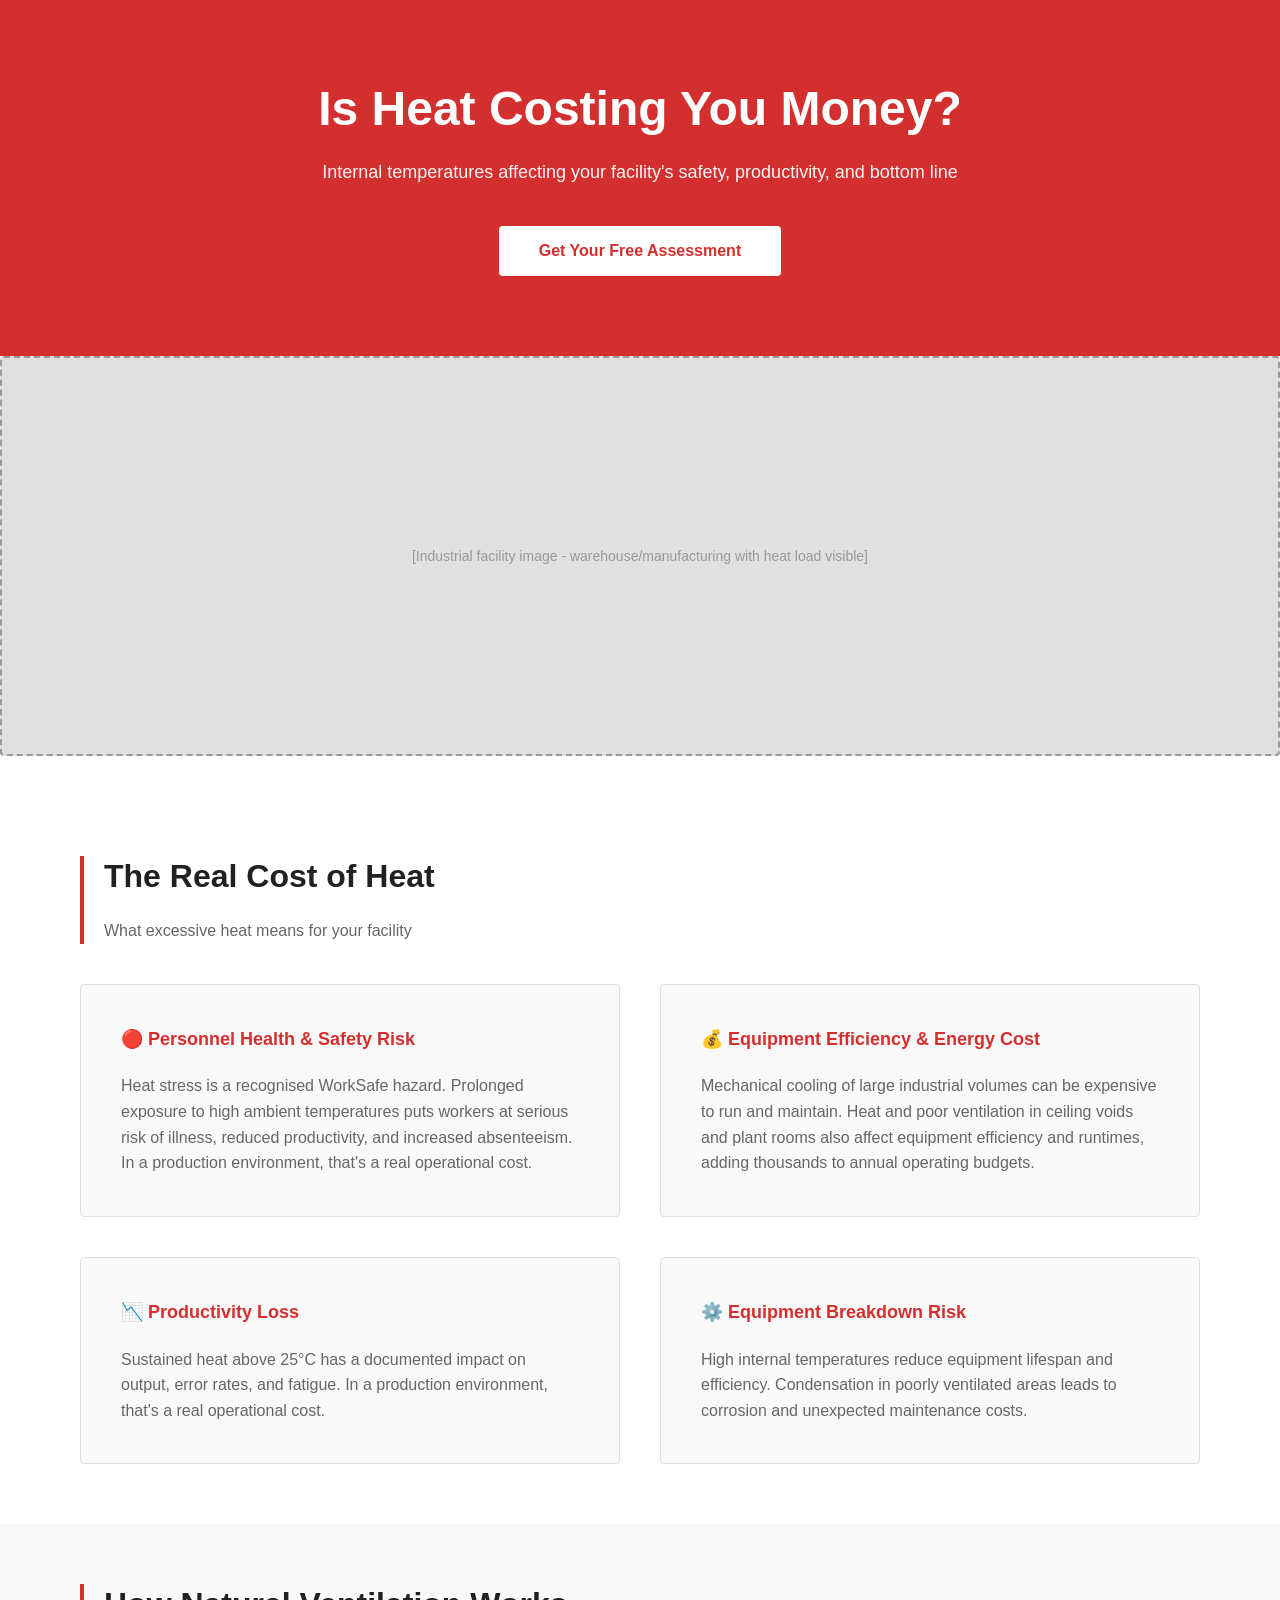
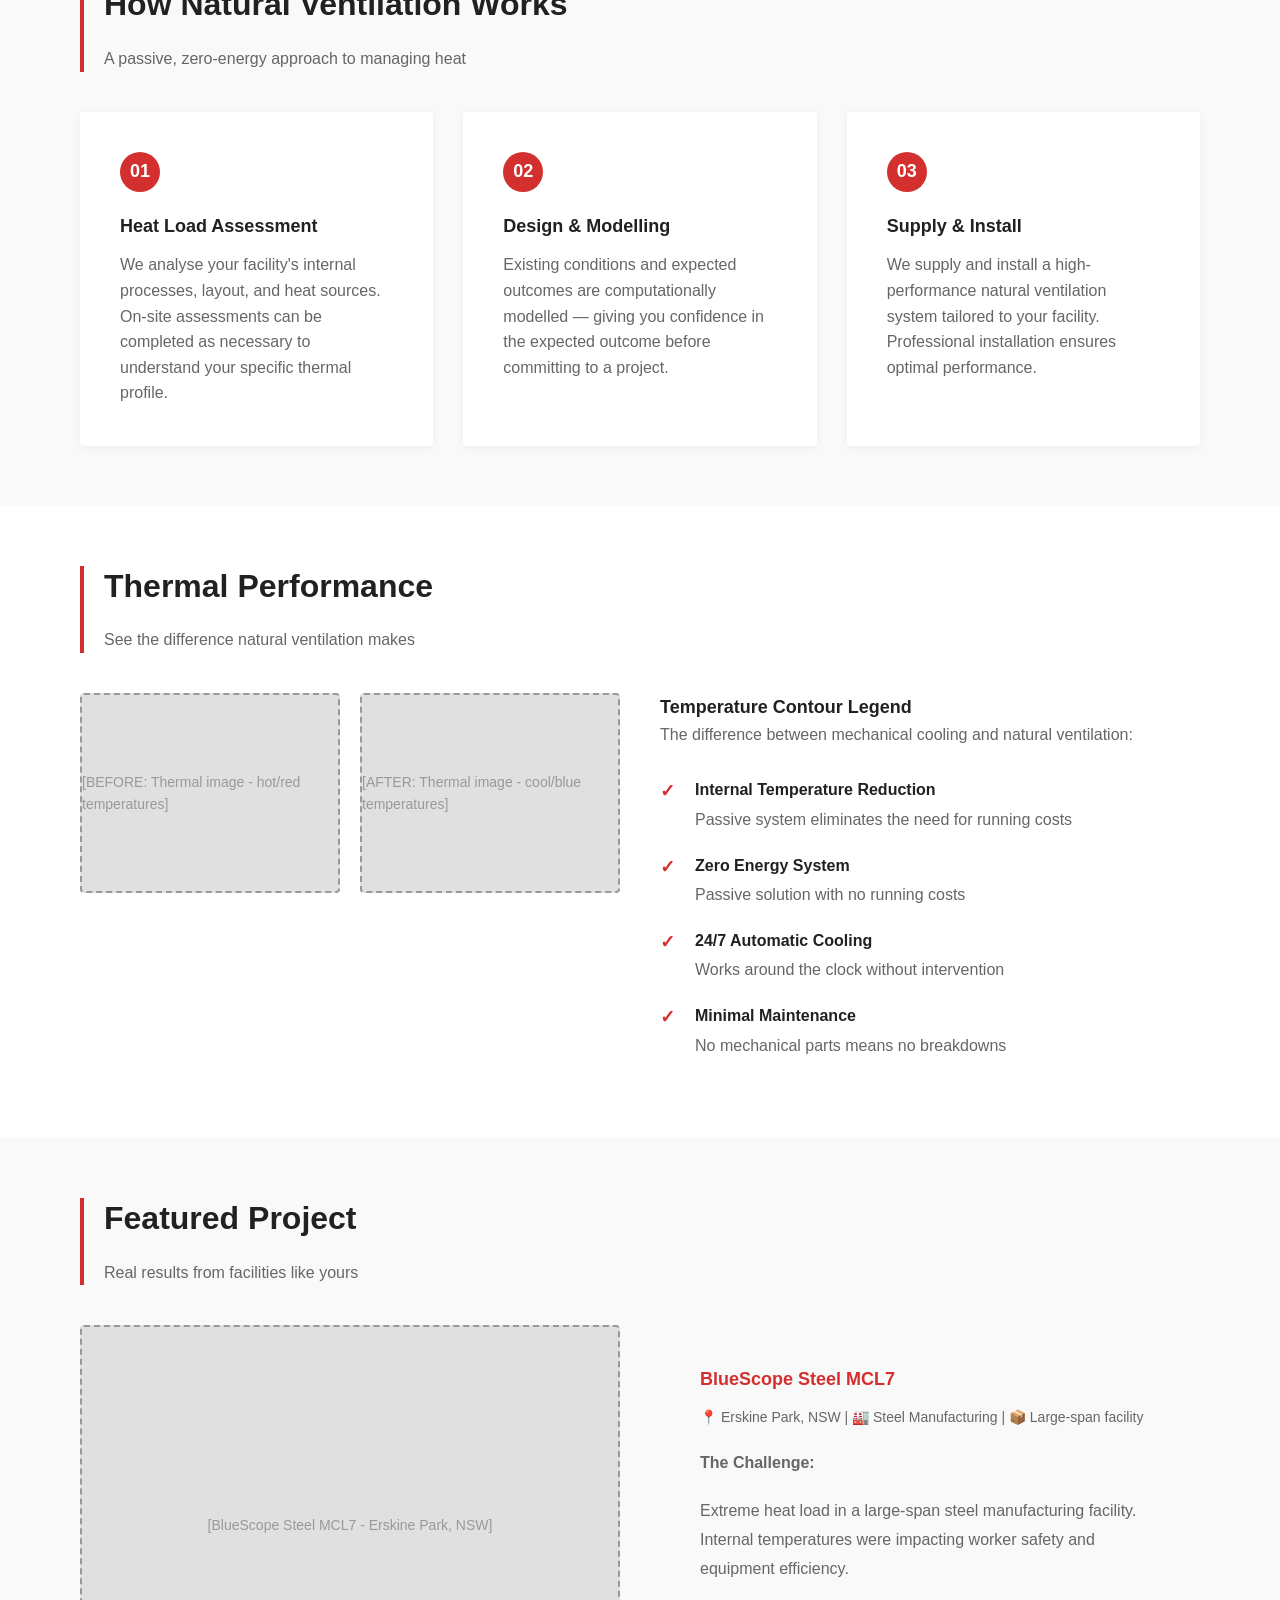
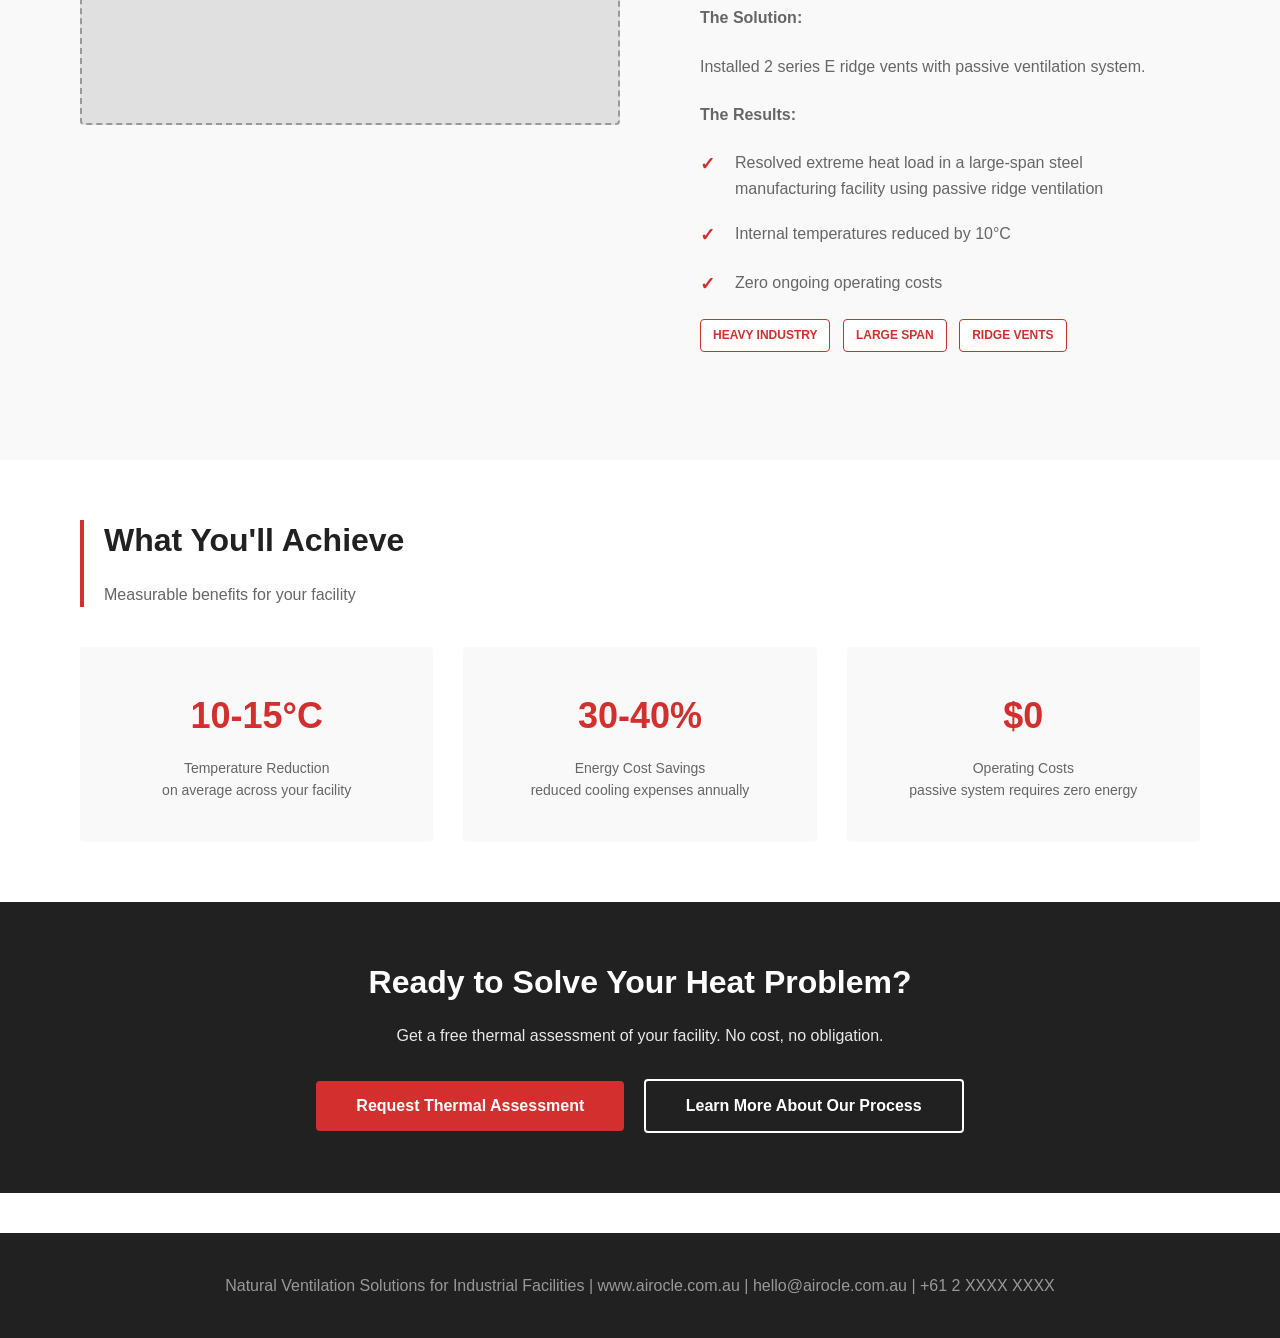
<file: pages/heat.html>
<!DOCTYPE html>
<html lang="en">
<head>
    <meta charset="UTF-8">
    <meta name="viewport" content="width=device-width, initial-scale=1.0">
    <title>Heat Load & Thermal Discomfort | Airocle</title>
    <link rel="stylesheet" href="../css/style.css">
</head>
<body>

    <!-- ===== HERO SECTION ===== -->
    <section class="hero heat">
        <h1>Is Heat Costing You Money?</h1>
        <p>Internal temperatures affecting your facility's safety, productivity, and bottom line</p>
        <button class="btn btn-primary">Get Your Free Assessment</button>
    </section>

    <!-- ===== HERO IMAGE ===== -->
    <div class="image-placeholder">
        [Industrial facility image - warehouse/manufacturing with heat load visible]
    </div>

    <!-- ===== PROBLEM SECTION ===== -->
    <section class="light">
        <div class="container">
            <div class="section-header">
                <h2>The Real Cost of Heat</h2>
                <p>What excessive heat means for your facility</p>
            </div>

            <div class="grid-2">
                <div class="card card-dark">
                    <h3>🔴 Personnel Health & Safety Risk</h3>
                    <p>Heat stress is a recognised WorkSafe hazard. Prolonged exposure to high ambient temperatures puts workers at serious risk of illness, reduced productivity, and increased absenteeism. In a production environment, that's a real operational cost.</p>
                </div>

                <div class="card card-dark">
                    <h3>💰 Equipment Efficiency & Energy Cost</h3>
                    <p>Mechanical cooling of large industrial volumes can be expensive to run and maintain. Heat and poor ventilation in ceiling voids and plant rooms also affect equipment efficiency and runtimes, adding thousands to annual operating budgets.</p>
                </div>

                <div class="card card-dark">
                    <h3>📉 Productivity Loss</h3>
                    <p>Sustained heat above 25°C has a documented impact on output, error rates, and fatigue. In a production environment, that's a real operational cost.</p>
                </div>

                <div class="card card-dark">
                    <h3>⚙️ Equipment Breakdown Risk</h3>
                    <p>High internal temperatures reduce equipment lifespan and efficiency. Condensation in poorly ventilated areas leads to corrosion and unexpected maintenance costs.</p>
                </div>
            </div>
        </div>
    </section>

    <!-- ===== SOLUTION SECTION ===== -->
    <section class="grey">
        <div class="container">
            <div class="section-header">
                <h2>How Natural Ventilation Works</h2>
                <p>A passive, zero-energy approach to managing heat</p>
            </div>

            <div class="grid-3">
                <div class="step">
                    <div class="step-number">01</div>
                    <h3>Heat Load Assessment</h3>
                    <p>We analyse your facility's internal processes, layout, and heat sources. On-site assessments can be completed as necessary to understand your specific thermal profile.</p>
                </div>

                <div class="step">
                    <div class="step-number">02</div>
                    <h3>Design & Modelling</h3>
                    <p>Existing conditions and expected outcomes are computationally modelled — giving you confidence in the expected outcome before committing to a project.</p>
                </div>

                <div class="step">
                    <div class="step-number">03</div>
                    <h3>Supply & Install</h3>
                    <p>We supply and install a high-performance natural ventilation system tailored to your facility. Professional installation ensures optimal performance.</p>
                </div>
            </div>
        </div>
    </section>

    <!-- ===== THERMAL PERFORMANCE SECTION ===== -->
    <section class="light">
        <div class="container">
            <div class="section-header">
                <h2>Thermal Performance</h2>
                <p>See the difference natural ventilation makes</p>
            </div>

            <div class="grid-2">
                <div>
                    <div style="display: grid; grid-template-columns: 1fr 1fr; gap: 20px; margin-bottom: 30px;">
                        <div class="image-placeholder" style="height: 200px; margin-bottom: 0;">
                            [BEFORE: Thermal image - hot/red temperatures]
                        </div>
                        <div class="image-placeholder" style="height: 200px; margin-bottom: 0;">
                            [AFTER: Thermal image - cool/blue temperatures]
                        </div>
                    </div>
                </div>

                <div>
                    <h3>Temperature Contour Legend</h3>
                    <p style="margin-bottom: 30px; color: var(--color-text);">The difference between mechanical cooling and natural ventilation:</p>

                    <div class="benefit-item">
                        <div class="benefit-check">✓</div>
                        <div class="benefit-text"><strong>Internal Temperature Reduction</strong>Passive system eliminates the need for running costs</div>
                    </div>

                    <div class="benefit-item">
                        <div class="benefit-check">✓</div>
                        <div class="benefit-text"><strong>Zero Energy System</strong>Passive solution with no running costs</div>
                    </div>

                    <div class="benefit-item">
                        <div class="benefit-check">✓</div>
                        <div class="benefit-text"><strong>24/7 Automatic Cooling</strong>Works around the clock without intervention</div>
                    </div>

                    <div class="benefit-item">
                        <div class="benefit-check">✓</div>
                        <div class="benefit-text"><strong>Minimal Maintenance</strong>No mechanical parts means no breakdowns</div>
                    </div>
                </div>
            </div>
        </div>
    </section>

    <!-- ===== CASE STUDY SECTION ===== -->
    <section class="grey">
        <div class="container">
            <div class="section-header">
                <h2>Featured Project</h2>
                <p>Real results from facilities like yours</p>
            </div>

            <div class="grid-2">
                <div class="image-placeholder">
                    [BlueScope Steel MCL7 - Erskine Park, NSW]
                </div>

                <div class="case-study">
                    <h3>BlueScope Steel MCL7</h3>
                    <div class="case-meta">📍 Erskine Park, NSW | 🏭 Steel Manufacturing | 📦 Large-span facility</div>

                    <p><strong>The Challenge:</strong></p>
                    <p>Extreme heat load in a large-span steel manufacturing facility. Internal temperatures were impacting worker safety and equipment efficiency.</p>

                    <p><strong>The Solution:</strong></p>
                    <p>Installed 2 series E ridge vents with passive ventilation system.</p>

                    <p><strong>The Results:</strong></p>
                    <div class="benefit-item">
                        <div class="benefit-check">✓</div>
                        <div class="benefit-text">Resolved extreme heat load in a large-span steel manufacturing facility using passive ridge ventilation</div>
                    </div>
                    <div class="benefit-item">
                        <div class="benefit-check">✓</div>
                        <div class="benefit-text">Internal temperatures reduced by 10°C</div>
                    </div>
                    <div class="benefit-item">
                        <div class="benefit-check">✓</div>
                        <div class="benefit-text">Zero ongoing operating costs</div>
                    </div>

                    <div style="margin-top: 20px;">
                        <span class="tag">HEAVY INDUSTRY</span>
                        <span class="tag">LARGE SPAN</span>
                        <span class="tag">RIDGE VENTS</span>
                    </div>
                </div>
            </div>
        </div>
    </section>

    <!-- ===== KEY BENEFITS SECTION ===== -->
    <section class="light">
        <div class="container">
            <div class="section-header">
                <h2>What You'll Achieve</h2>
                <p>Measurable benefits for your facility</p>
            </div>

            <div class="grid-3">
                <div class="result-card">
                    <div class="result-number">10-15°C</div>
                    <div class="result-label">Temperature Reduction<br>on average across your facility</div>
                </div>

                <div class="result-card">
                    <div class="result-number">30-40%</div>
                    <div class="result-label">Energy Cost Savings<br>reduced cooling expenses annually</div>
                </div>

                <div class="result-card">
                    <div class="result-number">$0</div>
                    <div class="result-label">Operating Costs<br>passive system requires zero energy</div>
                </div>
            </div>
        </div>
    </section>

    <!-- ===== FINAL CTA SECTION ===== -->
    <section class="dark">
        <div class="container" style="text-align: center;">
            <h2>Ready to Solve Your Heat Problem?</h2>
            <p style="margin-bottom: 30px; opacity: 0.9;">Get a free thermal assessment of your facility. No cost, no obligation.</p>
            <button class="btn btn-dark">Request Thermal Assessment</button>
            <button class="btn btn-secondary" style="margin-left: 15px;">Learn More About Our Process</button>
        </div>
    </section>

    <!-- ===== FOOTER ===== -->
    <footer>
        <p>Natural Ventilation Solutions for Industrial Facilities | www.airocle.com.au | hello@airocle.com.au | +61 2 XXXX XXXX</p>
    </footer>

</body>
</html>
</file>
<file: css/style.css>
/* ===== AIROCLE DTI BROCHURE - SHARED STYLES ===== */

* {
    margin: 0;
    padding: 0;
    box-sizing: border-box;
}

/* ===== COLOR PALETTE ===== */
:root {
    /* Brand Colors */
    --color-sky-blue: #266ED9;
    --color-navy: #002D41;
    --color-white: #ffffff;

    /* Problem Accent Colors */
    --color-heat: #D32F2F;
    --color-fumes: #7B2CBF;
    --color-condensation: #00838F;
    --color-endoflife: #2E7D32;
    --color-smoke: #C62828;

    /* Neutral */
    --color-dark: #212121;
    --color-grey-light: #f9f9f9;
    --color-grey-bg: #f0f0f0;
    --color-border: #e0e0e0;
    --color-text: #666666;

    /* Spacing */
    --spacing-xs: 4px;
    --spacing-sm: 8px;
    --spacing-md: 12px;
    --spacing-lg: 20px;
    --spacing-xl: 30px;
    --spacing-2xl: 40px;
}

/* ===== TYPOGRAPHY ===== */
body {
    font-family: -apple-system, BlinkMacSystemFont, 'Segoe UI', Roboto, 'Helvetica Neue', Arial, sans-serif;
    line-height: 1.6;
    color: var(--color-text);
    background: var(--color-white);
}

h1 {
    font-size: 48px;
    font-weight: 700;
    line-height: 1.2;
    color: var(--color-dark);
}

h2 {
    font-size: 32px;
    font-weight: 700;
    line-height: 1.3;
    color: var(--color-dark);
    margin-bottom: var(--spacing-lg);
}

h3 {
    font-size: 18px;
    font-weight: 600;
    color: var(--color-dark);
}

p {
    font-size: 16px;
    line-height: 1.6;
}

/* ===== CONTAINER ===== */
.container {
    max-width: 1200px;
    margin: 0 auto;
    padding: 0 var(--spacing-2xl);
}

/* ===== HERO SECTION ===== */
.hero {
    padding: 80px var(--spacing-2xl);
    text-align: center;
    color: var(--color-white);
}

.hero.heat {
    background: var(--color-heat);
}

.hero h1 {
    color: var(--color-white);
    margin-bottom: var(--spacing-lg);
}

.hero p {
    font-size: 18px;
    margin-bottom: var(--spacing-2xl);
    opacity: 0.95;
}

/* ===== BUTTONS ===== */
.btn {
    display: inline-block;
    padding: 16px 40px;
    font-size: 16px;
    font-weight: 600;
    border: none;
    border-radius: 4px;
    cursor: pointer;
    text-decoration: none;
    transition: all 0.3s ease;
}

.btn-primary {
    background: var(--color-white);
    color: var(--color-heat);
}

.btn-primary:hover {
    background: #f0f0f0;
    transform: scale(1.05);
}

.btn-dark {
    background: var(--color-heat);
    color: var(--color-white);
}

.btn-dark:hover {
    background: #b71c1c;
}

.btn-secondary {
    background: transparent;
    color: var(--color-white);
    border: 2px solid var(--color-white);
}

.btn-secondary:hover {
    background: var(--color-white);
    color: var(--color-heat);
}

/* ===== SECTION HEADER ===== */
.section-header {
    border-left: 4px solid var(--color-heat);
    padding-left: var(--spacing-lg);
    margin-bottom: var(--spacing-2xl);
}

.section-header p {
    font-size: 16px;
    color: var(--color-text);
    margin-top: var(--spacing-md);
}

/* ===== GRID LAYOUTS ===== */
.grid-2 {
    display: grid;
    grid-template-columns: 1fr 1fr;
    gap: var(--spacing-2xl);
}

.grid-3 {
    display: grid;
    grid-template-columns: 1fr 1fr 1fr;
    gap: var(--spacing-xl);
}

.grid-4 {
    display: grid;
    grid-template-columns: 1fr 1fr 1fr 1fr;
    gap: var(--spacing-xl);
}

/* ===== CARDS ===== */
.card {
    padding: var(--spacing-2xl);
    border: 1px solid var(--color-border);
    border-radius: 4px;
    background: var(--color-white);
}

.card-dark {
    background: var(--color-grey-light);
}

.card h3 {
    color: var(--color-heat);
    margin-bottom: var(--spacing-lg);
    display: flex;
    align-items: center;
    gap: var(--spacing-md);
}

/* ===== SECTIONS ===== */
section {
    padding: 60px 0;
}

section.light {
    background: var(--color-white);
}

section.grey {
    background: var(--color-grey-light);
}

section.dark {
    background: var(--color-dark);
    color: var(--color-white);
}

section.dark h2 {
    color: var(--color-white);
}

/* ===== STEP/PROCESS ===== */
.step {
    background: var(--color-white);
    padding: var(--spacing-2xl);
    border-radius: 4px;
    box-shadow: 0 2px 8px rgba(0,0,0,0.05);
}

.step-number {
    background: var(--color-heat);
    color: var(--color-white);
    width: 40px;
    height: 40px;
    border-radius: 50%;
    display: flex;
    align-items: center;
    justify-content: center;
    font-weight: bold;
    font-size: 18px;
    margin-bottom: var(--spacing-lg);
}

.step h3 {
    margin-bottom: var(--spacing-md);
}

/* ===== BENEFITS ===== */
.benefit-item {
    display: flex;
    gap: var(--spacing-lg);
    margin-bottom: var(--spacing-lg);
}

.benefit-check {
    color: var(--color-heat);
    font-weight: bold;
    font-size: 18px;
    flex-shrink: 0;
}

.benefit-text {
    color: var(--color-text);
    line-height: 1.6;
}

.benefit-text strong {
    color: var(--color-dark);
    display: block;
    margin-bottom: var(--spacing-xs);
}

/* ===== CASE STUDY ===== */
.case-study {
    background: var(--color-grey-light);
    padding: var(--spacing-2xl);
    border-radius: 4px;
}

.case-study h3 {
    color: var(--color-heat);
    margin-bottom: var(--spacing-md);
}

.case-meta {
    font-size: 14px;
    color: var(--color-text);
    margin-bottom: var(--spacing-lg);
}

.case-study p {
    margin-bottom: var(--spacing-lg);
    line-height: 1.8;
}

/* ===== TAGS ===== */
.tag {
    display: inline-block;
    background: var(--color-white);
    border: 1px solid var(--color-heat);
    color: var(--color-heat);
    padding: 6px 12px;
    font-size: 12px;
    font-weight: 600;
    border-radius: 4px;
    margin-right: var(--spacing-sm);
    margin-bottom: var(--spacing-sm);
}

/* ===== IMAGE PLACEHOLDER ===== */
.image-placeholder {
    width: 100%;
    height: 400px;
    background: var(--color-border);
    border: 2px dashed #999;
    border-radius: 4px;
    display: flex;
    align-items: center;
    justify-content: center;
    color: #999;
    font-size: 14px;
    margin-bottom: var(--spacing-2xl);
}

/* ===== RESULT CARD ===== */
.result-card {
    text-align: center;
    padding: var(--spacing-2xl);
    background: var(--color-grey-light);
    border-radius: 4px;
}

.result-number {
    font-size: 36px;
    font-weight: bold;
    color: var(--color-heat);
    margin-bottom: var(--spacing-md);
}

.result-label {
    font-size: 14px;
    color: var(--color-text);
    line-height: 1.6;
}

/* ===== FOOTER ===== */
footer {
    background: var(--color-dark);
    color: #999;
    padding: var(--spacing-2xl) 0;
    text-align: center;
    font-size: 12px;
    margin-top: var(--spacing-2xl);
}

/* ===== RESPONSIVE ===== */
@media (max-width: 768px) {
    h1 {
        font-size: 32px;
    }

    h2 {
        font-size: 24px;
    }

    .grid-2,
    .grid-3,
    .grid-4 {
        grid-template-columns: 1fr;
    }

    .container {
        padding: 0 var(--spacing-lg);
    }

    .hero {
        padding: 60px var(--spacing-lg);
    }

    section {
        padding: 40px 0;
    }
}
</file>
